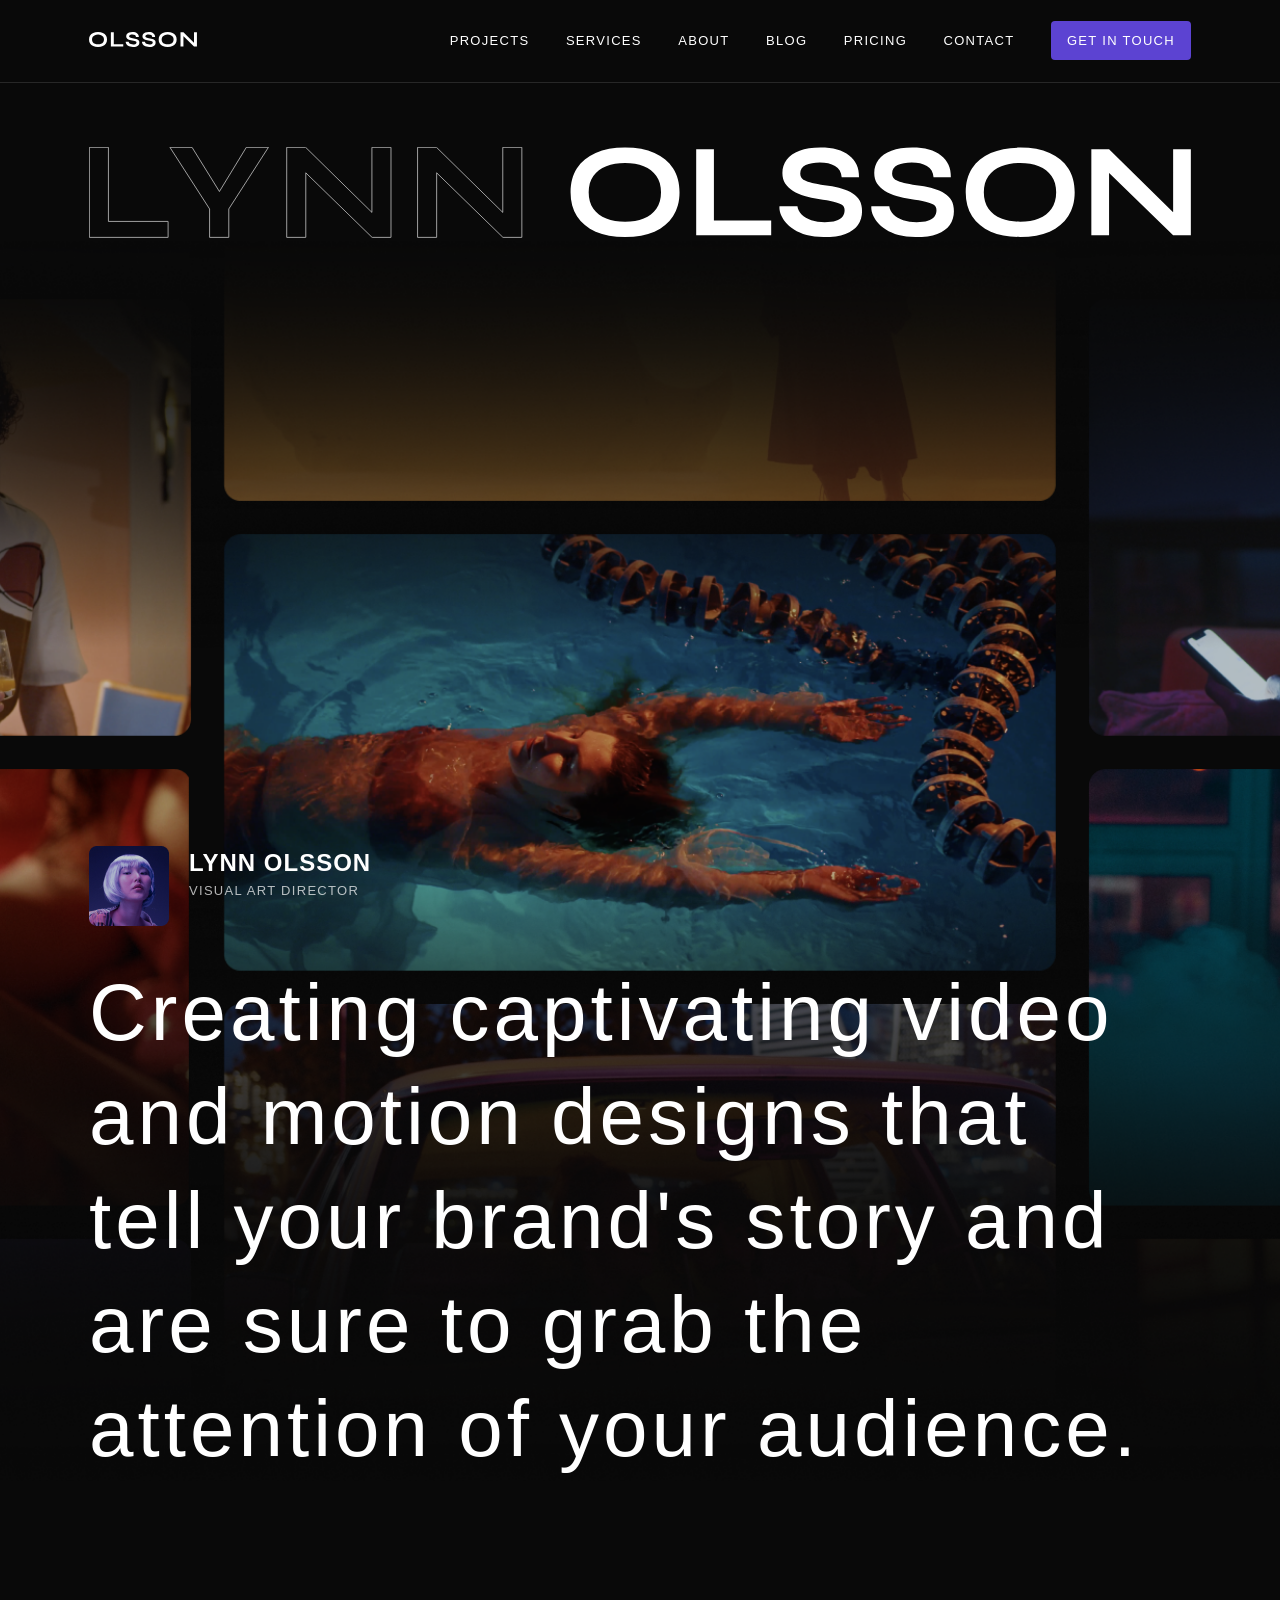
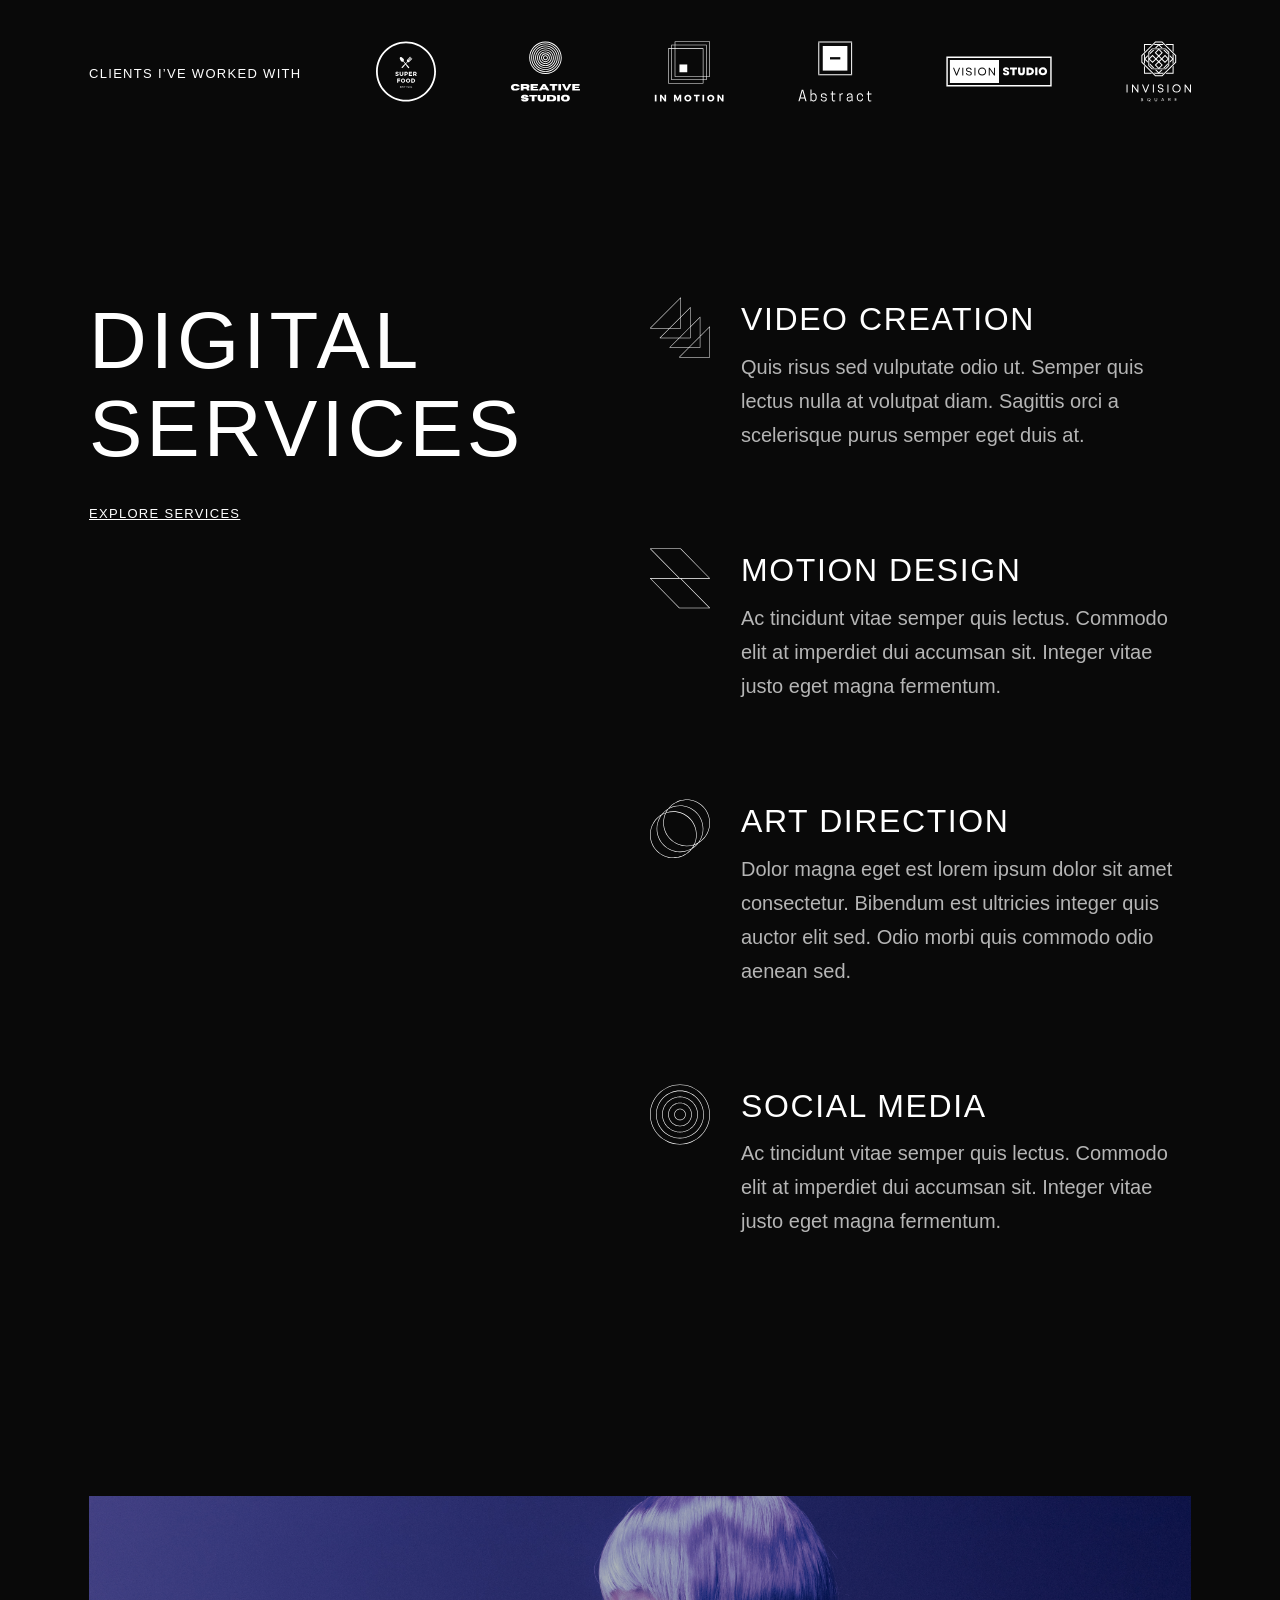
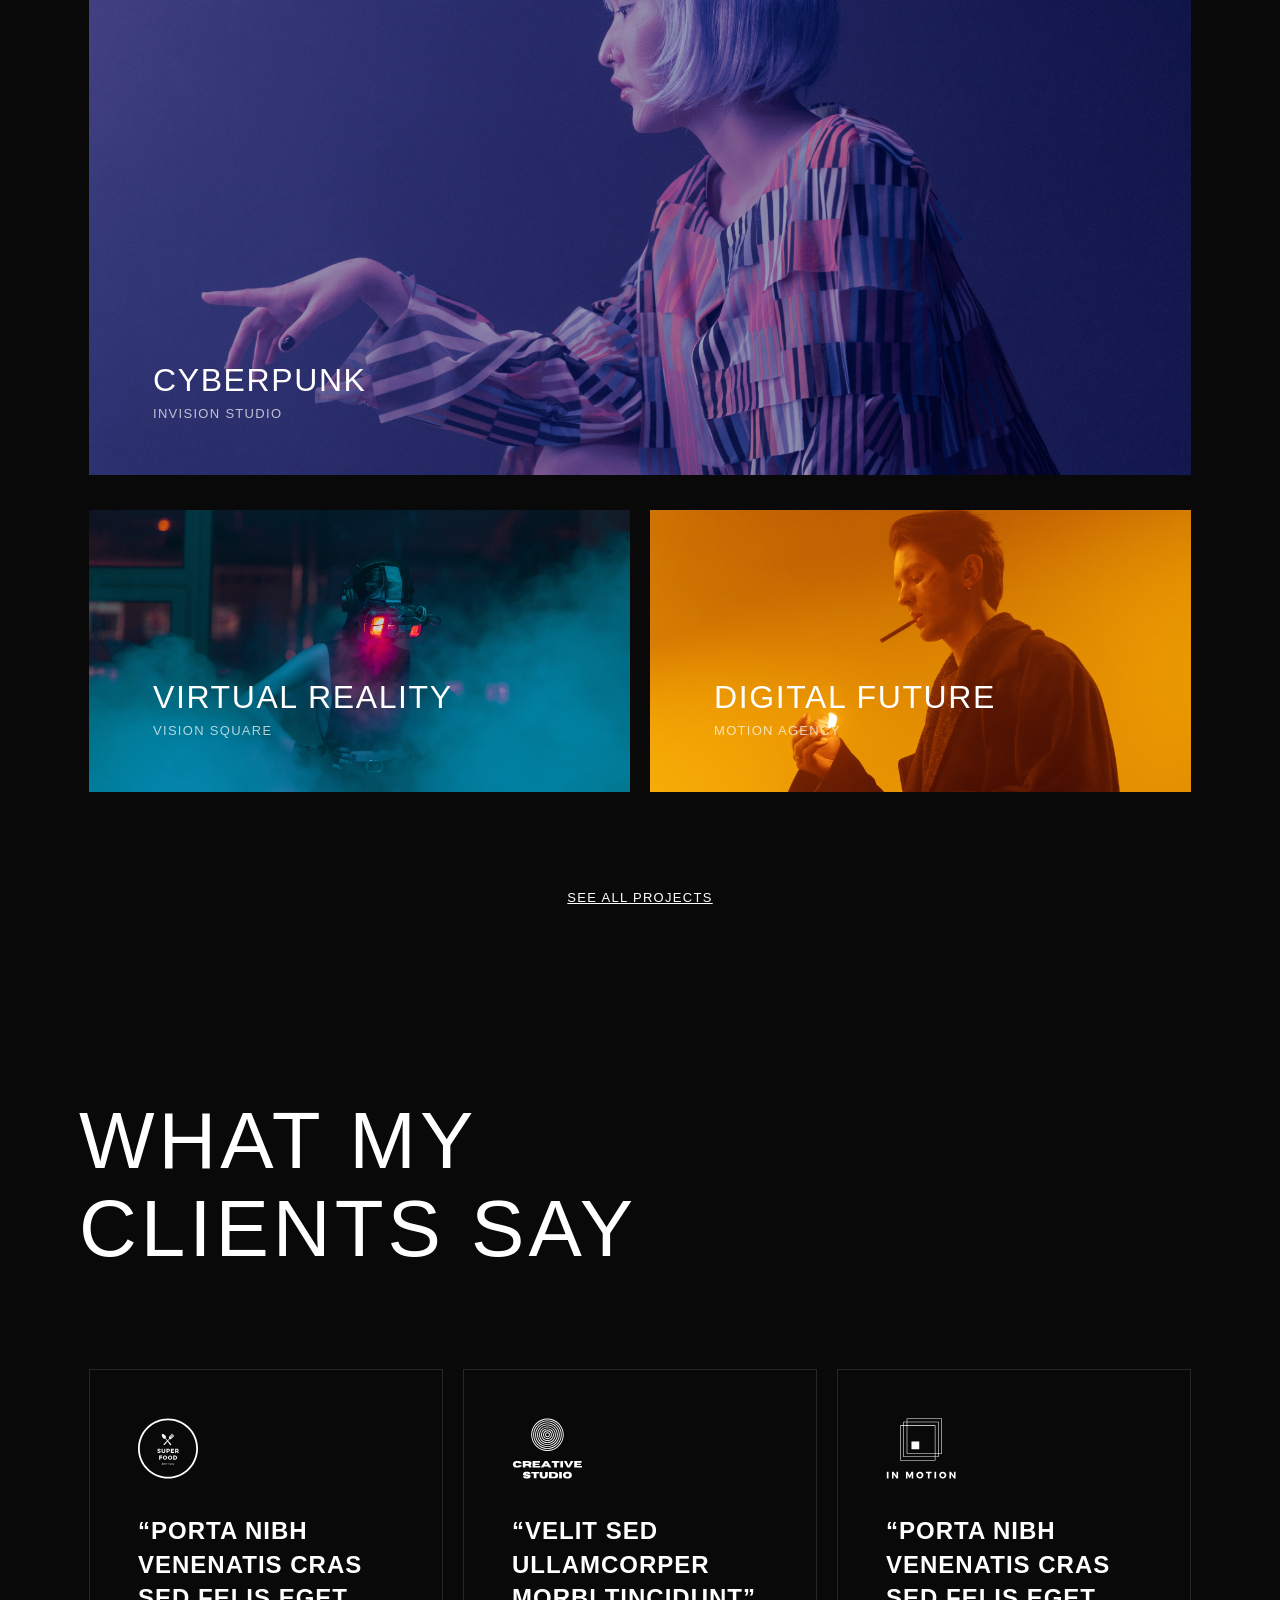
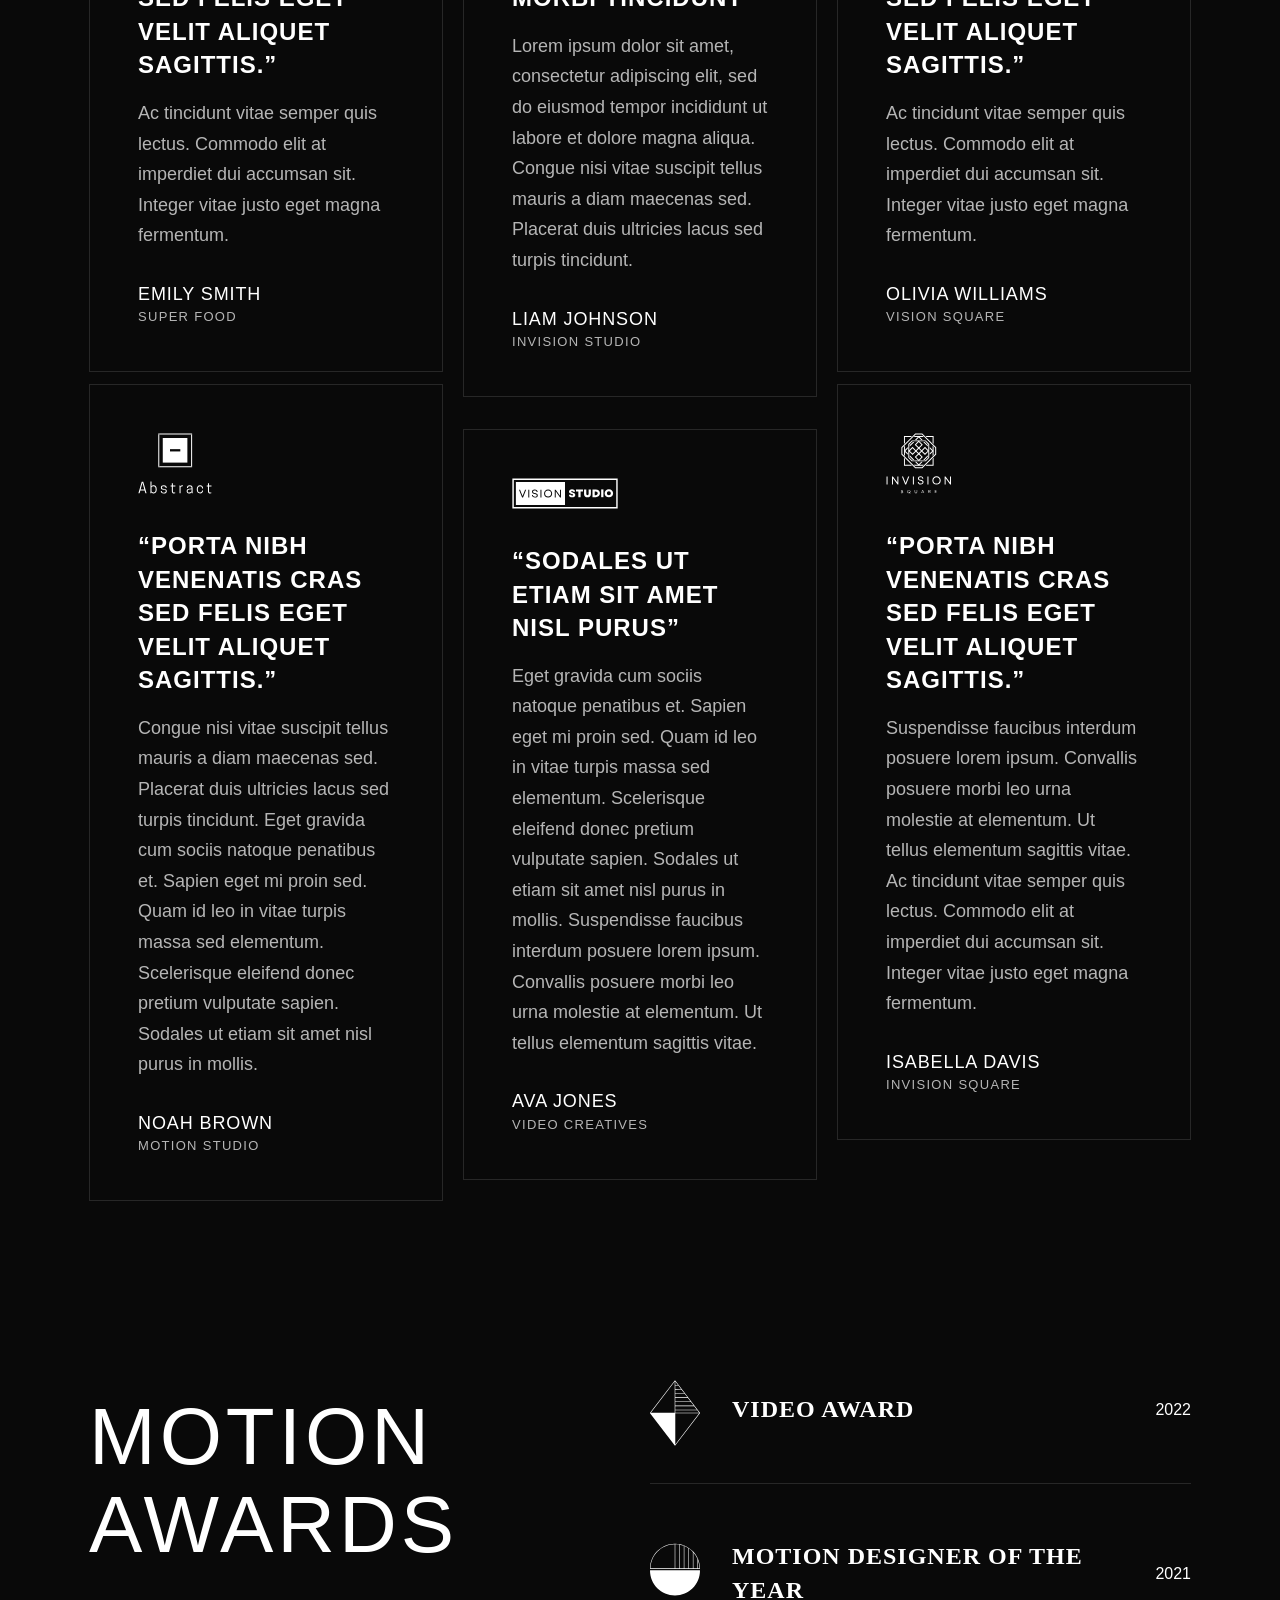
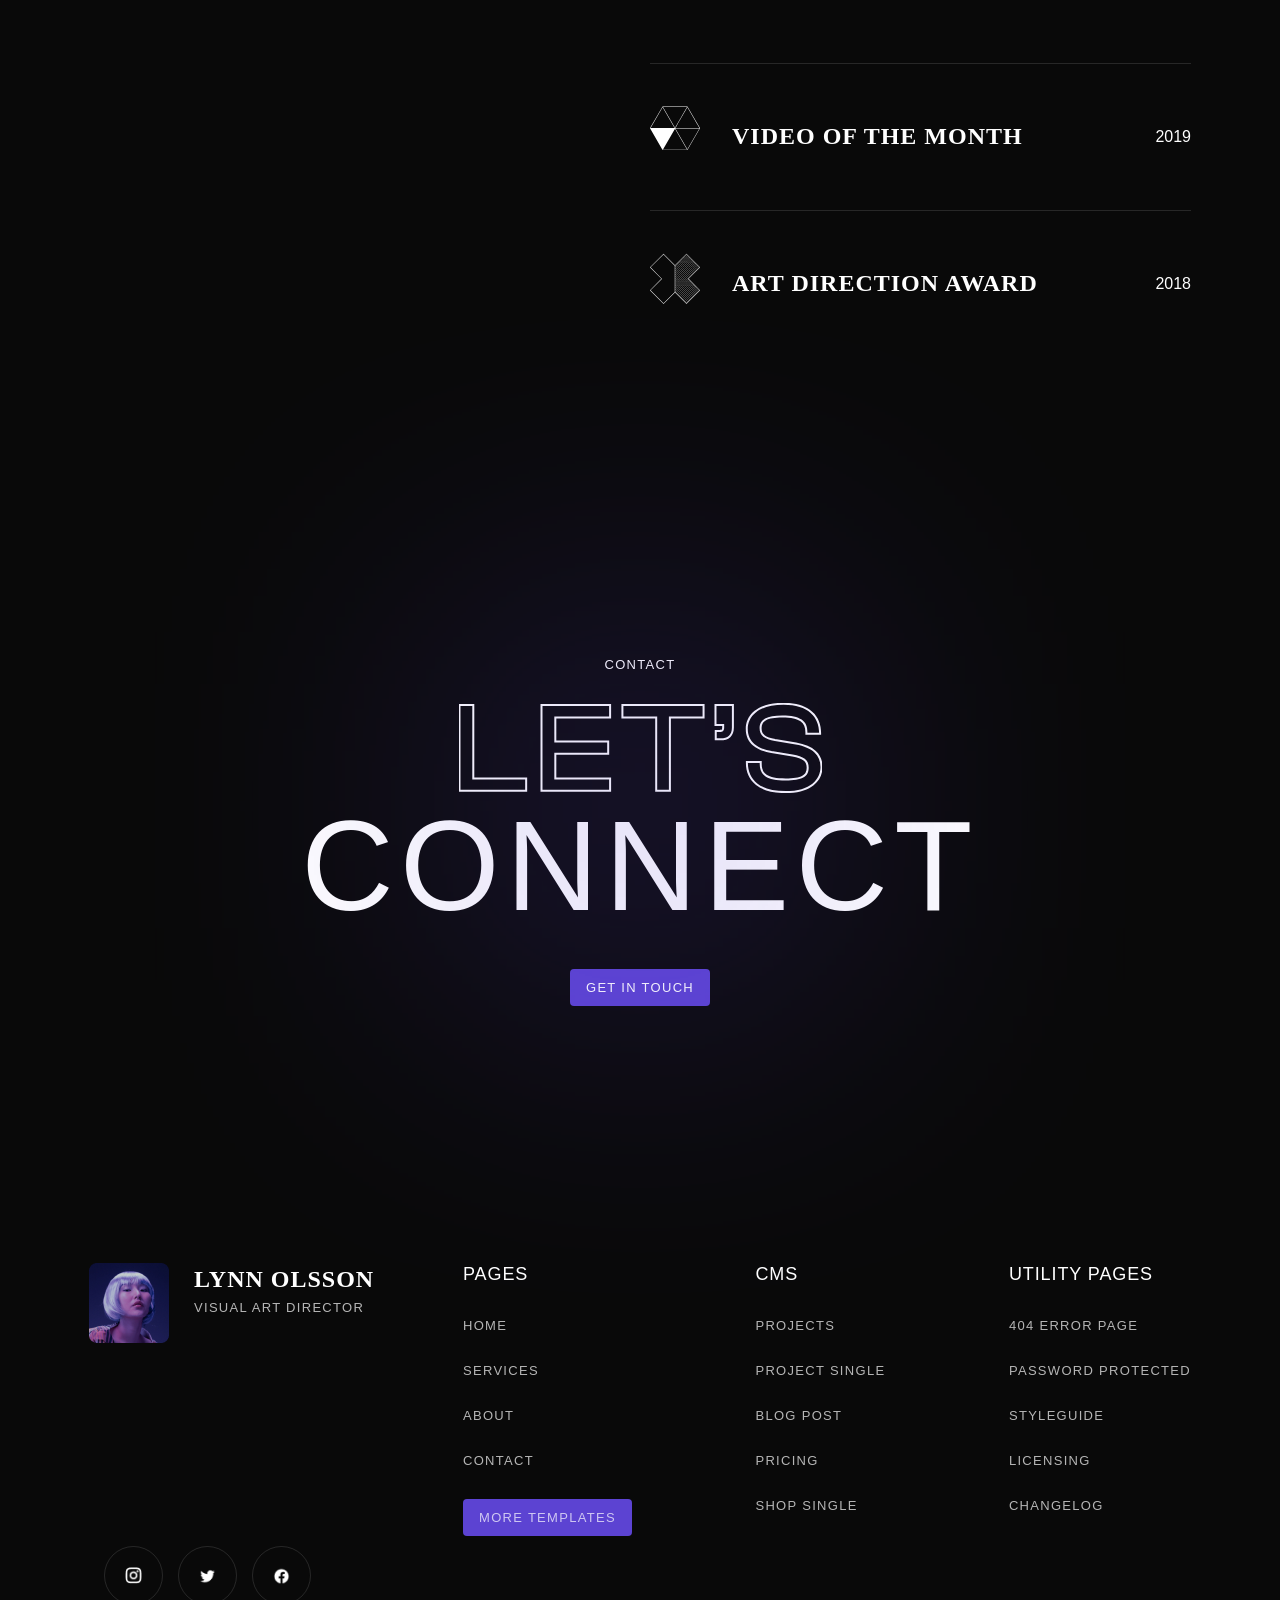
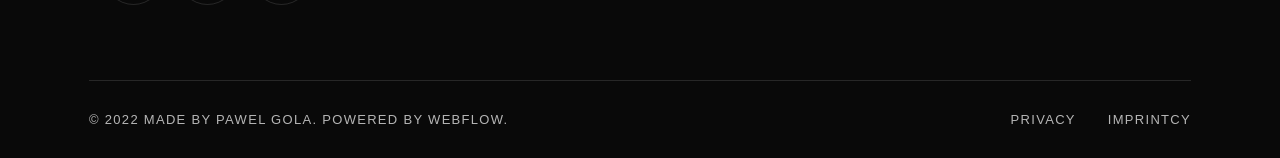
<file: index.html>
<!DOCTYPE html>
<html>
	<head>
		<meta charset="utf-8">
		<title></title>
		
		<link href="css/reset.css" rel="stylesheet"/>
		<link href="css/setka.css" rel="stylesheet"/>
		<link href="css/main.css" rel="stylesheet"/>
		
	</head>
	<body>
		
		<nav class="nav">
			<div class="container">
				<div class="row justify__content__between">
					<div class="nav__logo col-auto">
						<img src="img/Logo.svg"/>
					</div>
					<div class="nav__menu col-auto">
						<ul class="nav__list">
							<li class="nav__item"><a class="nav__item__link" href="#">Projects</a></li>
							<li class="nav__item"><a class="nav__item__link" href="#">Services</a></li>
							<li class="nav__item"><a class="nav__item__link" href="#">About</a></li>
							<li class="nav__item"><a class="nav__item__link" href="#">Blog</a></li>
							<li class="nav__item"><a class="nav__item__link" href="#">Pricing</a></li>
							<li class="nav__item"><a class="nav__item__link" href="#">Contact</a></li>
							<li class="nav__item"><a class="nav__item__btn" href="#">GEt in touch</a></li>
						</ul>
					</div>
				</div>
			</div>
		</nav>
		
		<section class="grid">
			<div class="container">
				<div class="row">
					<div class="col-auto">
						<img class="grid__img" src="img/Grid.svg"/>
					</div>
				</div>
			</div>
		</section>
		
		
		<header class="header">
			<div class="container">
			
				<div class="header__absolute">
				
					<div class="row">
						<div class="col-auto">
							<img class="header__img" src="img/ImageWrapper.png"/>
						</div>
						<div class="col-auto">
							<h2 class="header__title">Lynn Olsson</h2>
							<p class="header__subtitle">Visual ARt Director</p>
						</div>
					</div>
					
					<div class="row">
						<div class="col-11">
							<p class="header__text">Creating captivating video and motion designs that tell your brand's story and are sure to grab the attention of your audience.</p>
						</div>
					</div>
					
				</div>
				
			</div>
		</header>
		
		
		<section id="clients" class="clients">
			<div class="container">
				<div class="row justify__content__between align__items__center">
					
					<div class="col-auto"><h2 class="clients__title">Clients I’Ve worked with</h2></div>
					<div class="col-auto"><img class="clients__img" src="img/clients/1.svg"/></div>
					<div class="col-auto"><img class="clients__img" src="img/clients/2.svg"/></div>
					<div class="col-auto"><img class="clients__img" src="img/clients/3.svg"/></div>
					<div class="col-auto"><img class="clients__img" src="img/clients/4.svg"/></div>
					<div class="col-auto"><img class="clients__img" src="img/clients/5.svg"/></div>
					<div class="col-auto"><img class="clients__img" src="img/clients/6.svg"/></div>
					
				</div>
			</div>
		</section>
		
		
		<section class="services">
			<div class="container">
				<div class="row">
					<div class="col-6">
						<h2 class="title">
							Digital <br>
							Services
						</h2>
						<a class="title__link">Explore Services</a>
					</div>
					<div class="col-6">
						<div class="services__item">
							<h3 class="services__title">Video Creation</h3>
							<p class="services__txt">Quis risus sed vulputate odio ut. Semper quis lectus nulla at volutpat diam. Sagittis orci a scelerisque purus semper eget duis at. </p>
						</div>
						<div class="services__item">
							<h3 class="services__title">Motion Design</h3>
							<p class="services__txt">Ac tincidunt vitae semper quis lectus. Commodo elit at imperdiet dui accumsan sit. Integer vitae justo eget magna fermentum. </p>
						</div>
						<div class="services__item">
							<h3 class="services__title">Art Direction</h3>
							<p class="services__txt">Dolor magna eget est lorem ipsum dolor sit amet consectetur. Bibendum est ultricies integer quis auctor elit sed. Odio morbi quis commodo odio aenean sed.</p>
						</div>
						<div class="services__item">
							<h3 class="services__title">Social Media</h3>
							<p class="services__txt">Ac tincidunt vitae semper quis lectus. Commodo elit at imperdiet dui accumsan sit. Integer vitae justo eget magna fermentum. </p>
						</div>
					</div>
				</div>
			</div>
		</section>
		
		
		<section class="proect">
			<div class="container">
				<div class="row">
					
					<div class="proect__item">
						<img class="proect__img" src="img/1.png"/>
						<div class="proect__block">
							<h2 class="proect__title">Cyberpunk</h2>
							<h3 class="proect__subtitle">Invision Studio</h3>
						</div>
					</div>
					
					<div class="proect__item">
						<img class="proect__img" src="img/2.png"/>
						<div class="proect__block">
							<h2 class="proect__title">Virtual Reality</h2>
							<h3 class="proect__subtitle">Vision Square</h3>
						</div>
					</div>
					
					<div class="proect__item">
						<img class="proect__img" src="img/3.png"/>
						<div class="proect__block">
							<h2 class="proect__title">Digital Future</h2>
							<h3 class="proect__subtitle">Motion Agency</h3>
						</div>
					</div>
					
				</div>
				
				<div class="row justify__content__center">
					<div class="col-auto">
						<a class="proect__link" href="#">See all Projects</a>
					</div>
				</div>
				
			</div>
		</section>
		
		
		<section class="client">
			<div class="container">
			
				<div class="row">
					<h2 class="title">
							What my  <br>
							Clients say
					</h2>
				</div>
				
				<div class="row client__row">
				
					<div class="col-4 client__item">
						<div class="client__block">
							<img class="client__img" src="img/clients/1.svg"/>
							<h2 class="client__title">“Porta nibh venenatis cras sed felis eget velit aliquet sagittis.”</h2>
							<p class="client__txt">Ac tincidunt vitae semper quis lectus. Commodo elit at imperdiet dui accumsan sit. Integer vitae justo eget magna fermentum. </p>
							<p class="client__autor">Emily Smith</p>
							<p class="client__post">Super Food</p>
						</div>
					</div>
					
					
					<div class="col-4 client__item">
						<div class="client__block">
							<img class="client__img" src="img/clients/2.svg"/>
							<h2 class="client__title">“Velit sed ullamcorper morbi tincidunt”</h2>
							<p class="client__txt">Lorem ipsum dolor sit amet, consectetur adipiscing elit, sed do eiusmod tempor incididunt ut labore et dolore magna aliqua. Congue nisi vitae suscipit tellus mauris a diam maecenas sed. Placerat duis ultricies lacus sed turpis tincidunt.</p>
							<p class="client__autor">Liam Johnson</p>
							<p class="client__post">Invision Studio</p>
						</div>
					</div>
					
					<div class="col-4 client__item">
						<div class="client__block">
							<img class="client__img" src="img/clients/3.svg"/>
							<h2 class="client__title">“Porta nibh venenatis cras sed felis eget velit aliquet sagittis.”</h2>
							<p class="client__txt">Ac tincidunt vitae semper quis lectus. Commodo elit at imperdiet dui accumsan sit. Integer vitae justo eget magna fermentum. </p>
							<p class="client__autor">Olivia Williams</p>
							<p class="client__post">Vision Square</p>
						</div>
					</div>
					
					<div class="col-4 client__item">
						<div class="client__block">
							<img class="client__img" src="img/clients/4.svg"/>
							<h2 class="client__title">“Porta nibh venenatis cras sed felis eget velit aliquet sagittis.”</h2>
							<p class="client__txt">Congue nisi vitae suscipit tellus mauris a diam maecenas sed. Placerat duis ultricies lacus sed turpis tincidunt. Eget gravida cum sociis natoque penatibus et. Sapien eget mi proin sed. Quam id leo in vitae turpis massa sed elementum. 

Scelerisque eleifend donec pretium vulputate sapien. Sodales ut etiam sit amet nisl purus in mollis.</p>
							<p class="client__autor">Noah Brown</p>
							<p class="client__post">Motion Studio</p>
						</div>
					</div>
					
					<div class="col-4 client__item">
						<div class="client__block">
							<img class="client__img" src="img/clients/5.svg"/>
							<h2 class="client__title">“Sodales ut etiam sit amet nisl purus”</h2>
							<p class="client__txt">Eget gravida cum sociis natoque penatibus et. Sapien eget mi proin sed. Quam id leo in vitae turpis massa sed elementum. Scelerisque eleifend donec pretium vulputate sapien. Sodales ut etiam sit amet nisl purus in mollis.

Suspendisse faucibus interdum posuere lorem ipsum. Convallis posuere morbi leo urna molestie at elementum. Ut tellus elementum sagittis vitae.</p>
							<p class="client__autor">Ava Jones</p>
							<p class="client__post">Video Creatives</p>
						</div>
					</div>
					
					<div class="col-4 client__item">
						<div class="client__block">
							<img class="client__img" src="img/clients/6.svg"/>
							<h2 class="client__title">“Porta nibh venenatis cras sed felis eget velit aliquet sagittis.”</h2>
							<p class="client__txt">Suspendisse faucibus interdum posuere lorem ipsum. Convallis posuere morbi leo urna molestie at elementum. Ut tellus elementum sagittis vitae. Ac tincidunt vitae semper quis lectus. Commodo elit at imperdiet dui accumsan sit. Integer vitae justo eget magna fermentum. </p>
							<p class="client__autor">Isabella Davis</p>
							<p class="client__post">Invision Square</p>
						</div>
					</div>
					
				</div>
				
			</div>
		</section>
		
		
		<section class="motion">
  <div class="container">
    <div class="row">

      <div class=" col-6 motion__title">
        <h2>Motion <br>
          Awards
        </h2>
      </div>
      <div class="col-6 motion__block">
        <div class="motion__item">
          <!-- <img class="motion__img" src="image/Vector10.svg" alt=""> -->
          <h3 class="motion__text">Video award</h3>
          <p class="motion__subtext">2022</p>
        </div>
        <div class="motion__item">
          <!-- <img class="motion__img" src="image/Vector11.svg" alt=""> -->
          <h3 class="motion__text">Motion designer of the year</h3>
          <p class="motion__subtext">2021</p>
        </div>
        <div class="motion__item">
          <!-- <img class="motion__img" src="image/Vector12.svg" alt=""> -->
          <h3 class="motion__text">Video of the month</h3>
          <p class="motion__subtext">2019</p>
        </div>
        <div class="motion__item">
          <!-- <img class="motion__img" src="image/Vector14.svg" alt=""> -->
          <h3 class="motion__text">Art Direction award</h3>
          <p class="motion__subtext">2018</p>
        </div>
      </div>
      
    </div>
  </div>
</section>
		
		<section class="contact">
			<div class="container">
				<div class="row justify__content__center">
					<div class="col-auto contact__block">
						
						<span class="contact__title">Contact</span><br>
						<img class="contact__img" src="img/Lets.svg"/>
						<p class="contact__connect">Connect</p>
						<a class="contact__btn" href="#">GEt in touch</a>
						
					</div>
				</div>
			</div>
		</section>
		
		
		
		
		
	
<footer class="footer">
  <div class="container">
    <div class="row">

      <div class="col-4 footer__logo">
        <div class=" footer__name">
          <div class="footer__logo__img">
            <img src="img/ImageWrapper.png" alt="">
          </div>
          <div class="footer__logo__text">
            <div class="footer__title">Lynn Olsson</div>
            <div class="footer__subtitle">Visual ARt Director</div>
          </div>
        </div>
        <div class="footer__icons">
          <div class="footer__icons__item"><img src="img/soc/ri_instagram-line.png" alt=""></div>
          <div class="footer__icons__item"><img src="img/soc/ri_twitter-fill.png" alt=""></div>
          <div class="footer__icons__item"><img src="img/soc/ri_facebook-circle-fill.png" alt=""></div>
        </div>
      </div>


      <div class="col-8 footer__menu">
        <ul class="footer__pages">
          <li class="footer__link link_head">Pages</li>
          <li class="footer__link"><a href="">Home</a></li>
          <li class="footer__link"><a href="">services</a></li>
          <li class="footer__link"><a href="">About</a></li>
          <li class="footer__link"><a href="">Contact</a></li>
          <li class="footer__link footer__btn"><a href="">More Templates</a></li>
        </ul>

        <ul class="footer__cms">
          <li class="footer__link link_head">CMS</li>
          <li class="footer__link"><a href="">Projects</a></li>
          <li class="footer__link"><a href="">Project Single</a></li>
          <li class="footer__link"><a href="">Blog Post</a></li>
          <li class="footer__link"><a href="">Pricing</a></li>
          <li class="footer__link"><a href="">Shop Single</a></li>
        </ul>


        <ul class="footer__cms">
          <li class="footer__link link_head">Utility Pages</li>
          <li class="footer__link"><a href="">404 Error Page</a></li>
          <li class="footer__link"><a href="">Password Protected</a></li>
          <li class="footer__link"><a href="">Styleguide</a></li>
          <li class="footer__link"><a href="">Licensing</a></li>
          <li class="footer__link"><a href="">Changelog</a></li>
        </ul>
    </div>
  </div>

    <div class="row">
      <div class="col-12">
        <div class="footer_coop">
          <p>© 2022 Made by Pawel Gola. Powered by Webflow.</p>
            <div class="footer__c">
              <p class="footer__c_p">Privacy</p>
              <p class="footer__c_p">Imprintcy</p>
            </div>
        </div>
        
        
      </div>
    </div>
  </div>

</footer>	
		
		
		
		
		
		
				
		
		
	</body>
</html>
</file>
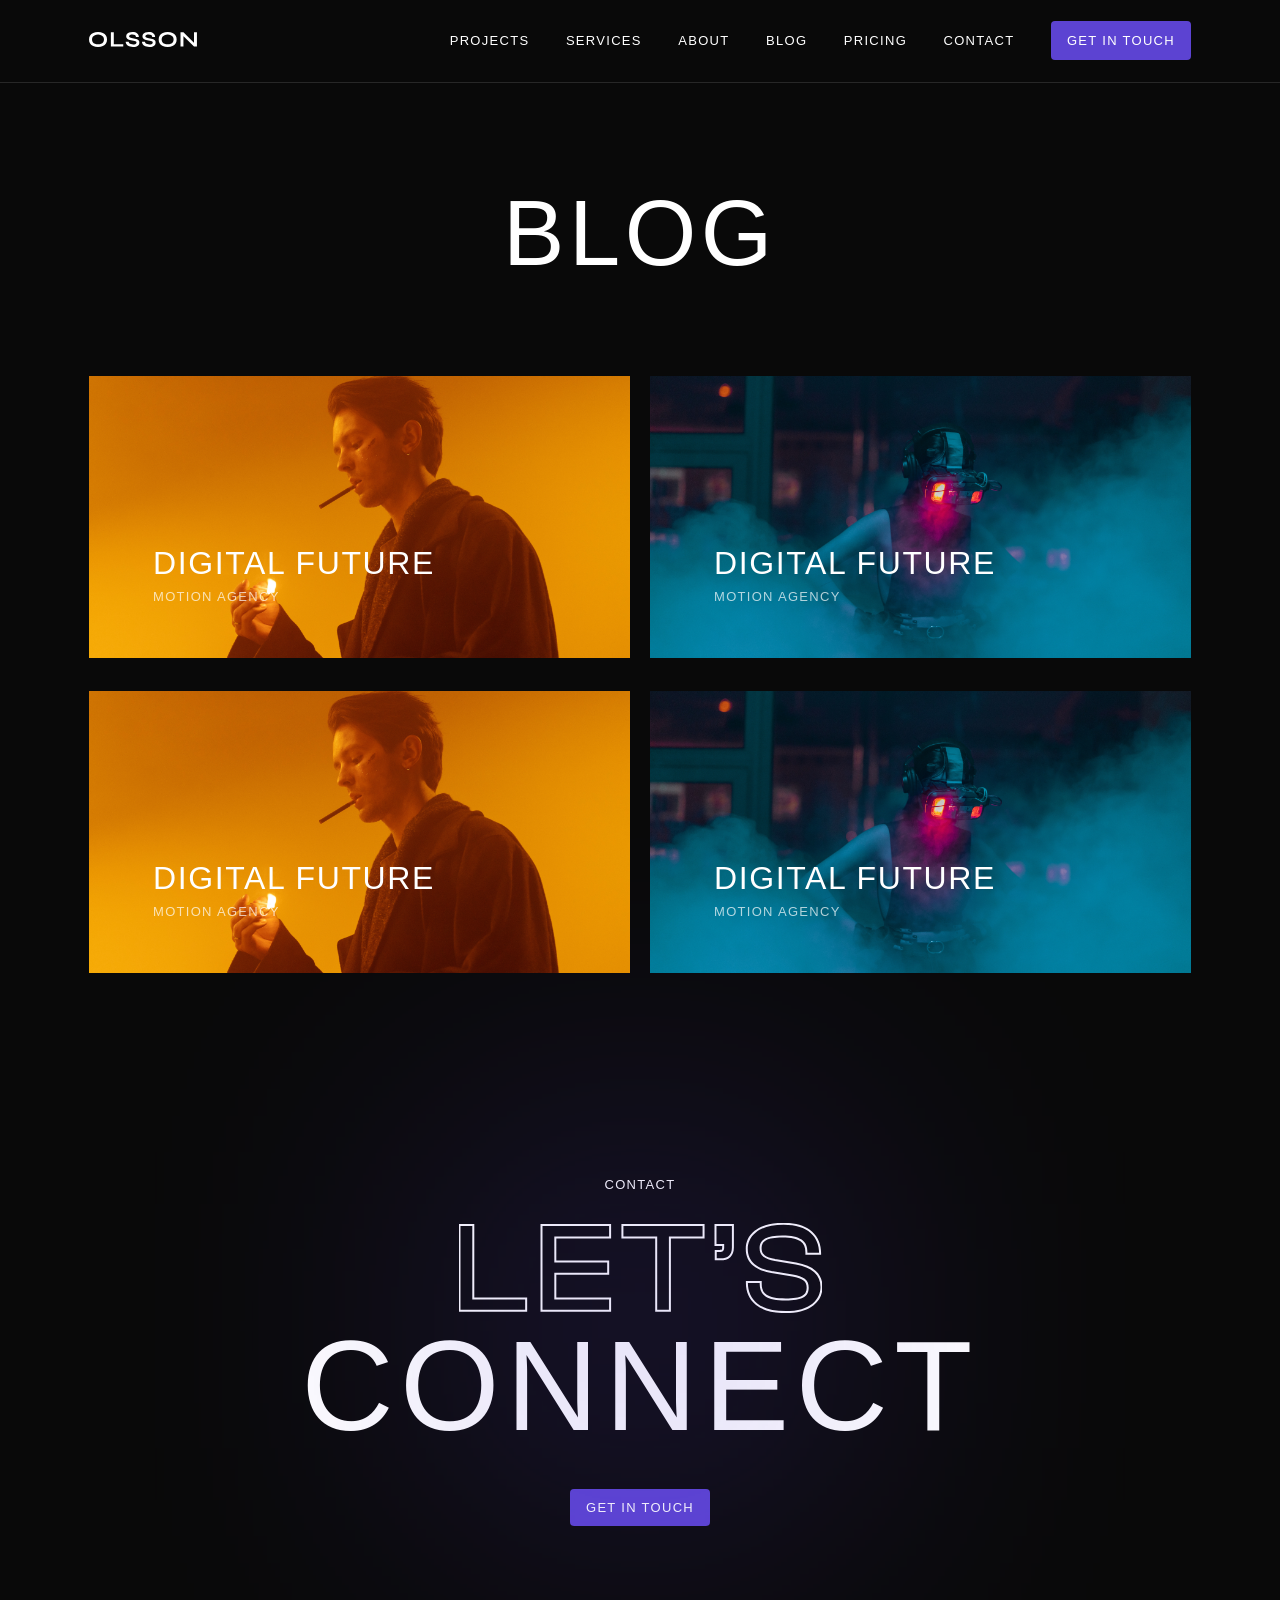
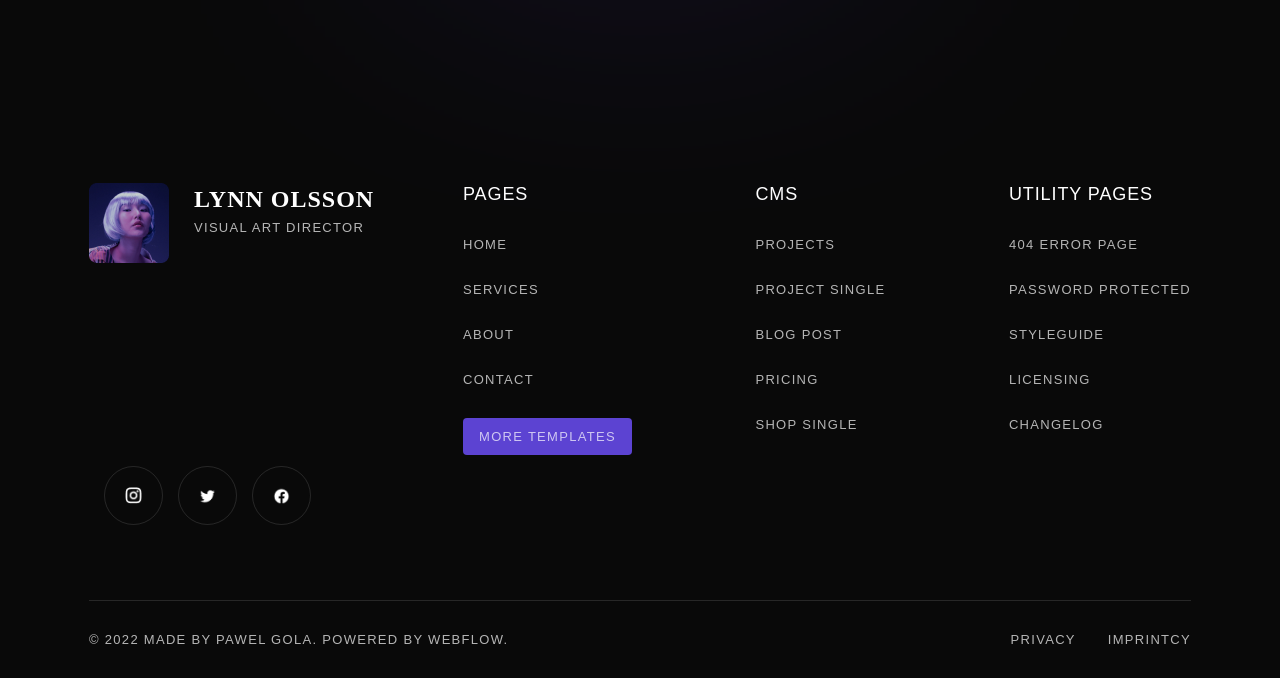
<file: blog/index.html>
<!DOCTYPE html>
<html>
	<head>
		<meta charset="utf-8">
		<title></title>
		
		<link href="../css/reset.css" rel="stylesheet"/>
		<link href="../css/setka.css" rel="stylesheet"/>
		<link href="../css/main.css" rel="stylesheet"/>
		
	</head>
	<body>
		
		<nav class="nav">
			<div class="container">
				<div class="row justify__content__between">
					<div class="nav__logo col-auto">
						<img src="../img/Logo.svg"/>
					</div>
					<div class="nav__menu col-auto">
						<ul class="nav__list">
							<li class="nav__item"><a class="nav__item__link" href="#">Projects</a></li>
							<li class="nav__item"><a class="nav__item__link" href="#">Services</a></li>
							<li class="nav__item"><a class="nav__item__link" href="#">About</a></li>
							<li class="nav__item"><a class="nav__item__link" href="#">Blog</a></li>
							<li class="nav__item"><a class="nav__item__link" href="#">Pricing</a></li>
							<li class="nav__item"><a class="nav__item__link" href="#">Contact</a></li>
							<li class="nav__item"><a class="nav__item__btn" href="#">GEt in touch</a></li>
						</ul>
					</div>
				</div>
			</div>
		</nav>
		
		
		
		<section class="title__block">
			<div class="row justify__content__center">
				<h2 class="title2">BLOG</h2>
			</div>
		</section>
		
		
		<section class="proect__section">
			<div class="container">
				<div class="row">
					<a href="article/index.html" class="col-6 proects__item">
						<img class="proect__img" src="../img/3.png"/>
						<div class="proect__block">
							<h2 class="proect__title">Digital Future</h2>
							<h3 class="proect__subtitle">Motion Agency</h3>
						</div>
					</a>
					<a href="article/index.html" class="col-6 proects__item">
						<img class="proect__img" src="../img/2.png"/>
						<div class="proect__block">
							<h2 class="proect__title">Digital Future</h2>
							<h3 class="proect__subtitle">Motion Agency</h3>
						</div>
					</a>
					<a href="article/index.html" class="col-6 proects__item">
						<img class="proect__img" src="../img/3.png"/>
						<div class="proect__block">
							<h2 class="proect__title">Digital Future</h2>
							<h3 class="proect__subtitle">Motion Agency</h3>
						</div>
					</a>
					<a href="article/index.html" class="col-6 proects__item">
						<img class="proect__img" src="../img/2.png"/>
						<div class="proect__block">
							<h2 class="proect__title">Digital Future</h2>
							<h3 class="proect__subtitle">Motion Agency</h3>
						</div>
					</a>
				</div>
			</div>
		</section>
		
		
		
		
		
		
<section class="contact">
			<div class="container">
				<div class="row justify__content__center">
					<div class="col-auto contact__block">
						
						<span class="contact__title">Contact</span><br>
						<img class="contact__img" src="../img/Lets.svg"/>
						<p class="contact__connect">Connect</p>
						<a class="contact__btn" href="#">GEt in touch</a>
						
					</div>
				</div>
			</div>
		</section>
				
		
		
	
<footer class="footer">
  <div class="container">
    <div class="row">

      <div class="col-4 footer__logo">
        <div class=" footer__name">
          <div class="footer__logo__img">
            <img src="../img/ImageWrapper.png" alt="">
          </div>
          <div class="footer__logo__text">
            <div class="footer__title">Lynn Olsson</div>
            <div class="footer__subtitle">Visual ARt Director</div>
          </div>
        </div>
        <div class="footer__icons">
          <div class="footer__icons__item"><img src="../img/soc/ri_instagram-line.png" alt=""></div>
          <div class="footer__icons__item"><img src="../img/soc/ri_twitter-fill.png" alt=""></div>
          <div class="footer__icons__item"><img src="../img/soc/ri_facebook-circle-fill.png" alt=""></div>
        </div>
      </div>


      <div class="col-8 footer__menu">
        <ul class="footer__pages">
          <li class="footer__link link_head">Pages</li>
          <li class="footer__link"><a href="">Home</a></li>
          <li class="footer__link"><a href="">services</a></li>
          <li class="footer__link"><a href="">About</a></li>
          <li class="footer__link"><a href="">Contact</a></li>
          <li class="footer__link footer__btn"><a href="">More Templates</a></li>
        </ul>

        <ul class="footer__cms">
          <li class="footer__link link_head">CMS</li>
          <li class="footer__link"><a href="">Projects</a></li>
          <li class="footer__link"><a href="">Project Single</a></li>
          <li class="footer__link"><a href="">Blog Post</a></li>
          <li class="footer__link"><a href="">Pricing</a></li>
          <li class="footer__link"><a href="">Shop Single</a></li>
        </ul>


        <ul class="footer__cms">
          <li class="footer__link link_head">Utility Pages</li>
          <li class="footer__link"><a href="">404 Error Page</a></li>
          <li class="footer__link"><a href="">Password Protected</a></li>
          <li class="footer__link"><a href="">Styleguide</a></li>
          <li class="footer__link"><a href="">Licensing</a></li>
          <li class="footer__link"><a href="">Changelog</a></li>
        </ul>
    </div>
  </div>

    <div class="row">
      <div class="col-12">
        <div class="footer_coop">
          <p>© 2022 Made by Pawel Gola. Powered by Webflow.</p>
            <div class="footer__c">
              <p class="footer__c_p">Privacy</p>
              <p class="footer__c_p">Imprintcy</p>
            </div>
        </div>
        
        
      </div>
    </div>
  </div>

</footer>	
		
		
		
		
		
		
				
		
		
	</body>
</html>
</file>
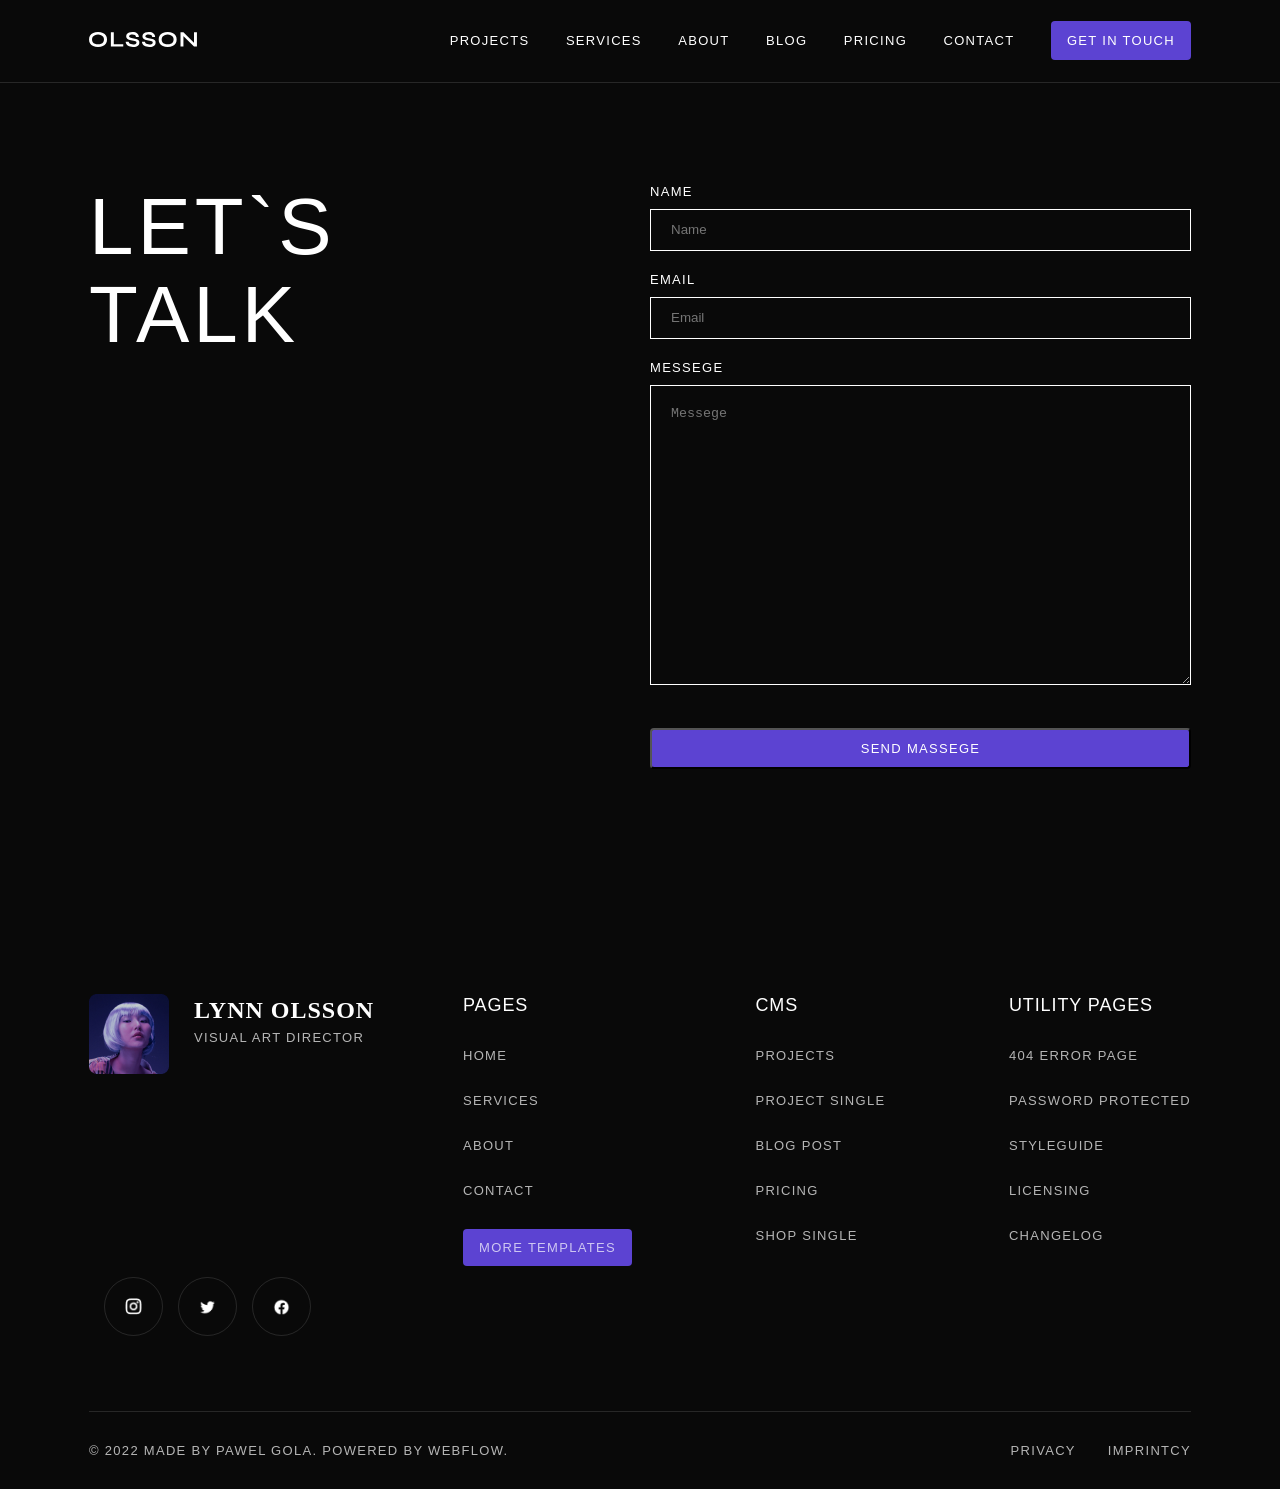
<file: contact/index.html>
<!DOCTYPE html>
<html>
	<head>
		<meta charset="utf-8">
		<title></title>
		
		<link href="../css/reset.css" rel="stylesheet"/>
		<link href="../css/setka.css" rel="stylesheet"/>
		<link href="../css/main.css" rel="stylesheet"/>
		
	</head>
	<body>
		
		<nav class="nav">
			<div class="container">
				<div class="row justify__content__between">
					<div class="nav__logo col-auto">
						<img src="../img/Logo.svg"/>
					</div>
					<div class="nav__menu col-auto">
						<ul class="nav__list">
							<li class="nav__item"><a class="nav__item__link" href="#">Projects</a></li>
							<li class="nav__item"><a class="nav__item__link" href="#">Services</a></li>
							<li class="nav__item"><a class="nav__item__link" href="#">About</a></li>
							<li class="nav__item"><a class="nav__item__link" href="#">Blog</a></li>
							<li class="nav__item"><a class="nav__item__link" href="#">Pricing</a></li>
							<li class="nav__item"><a class="nav__item__link" href="#">Contact</a></li>
							<li class="nav__item"><a class="nav__item__btn" href="#">GEt in touch</a></li>
						</ul>
					</div>
				</div>
			</div>
		</nav>
		
		
		
		<section class="contact">
			<div class="container">
				<div class="row">
					<div class="col-6">
					<h2 class="title">
							LET`S  <br>
							TALK
					</h2>
					</div>
				
				
				<div class="col-6">
					
					<form class="contact__form">
					
					<label class="form__label">Name</label>
					<input type="text" class="form__input" placeholder="Name" />
					
					<label class="form__label">Email</label>
					<input type="email" class="form__input" placeholder="Email" />
					
					<label class="form__label">Messege</label>
					<textarea class="form__texteria" placeholder="Messege"></textarea>
					
					<input type="button" class="form__btn" value="SEND MASSEGE"/>
					
					</form>
				</div>
				</div>
				
			</div>
		</section>
		
		
		

				
		
		
	
<footer class="footer">
  <div class="container">
    <div class="row">

      <div class="col-4 footer__logo">
        <div class=" footer__name">
          <div class="footer__logo__img">
            <img src="../img/ImageWrapper.png" alt="">
          </div>
          <div class="footer__logo__text">
            <div class="footer__title">Lynn Olsson</div>
            <div class="footer__subtitle">Visual ARt Director</div>
          </div>
        </div>
        <div class="footer__icons">
          <div class="footer__icons__item"><img src="../img/soc/ri_instagram-line.png" alt=""></div>
          <div class="footer__icons__item"><img src="../img/soc/ri_twitter-fill.png" alt=""></div>
          <div class="footer__icons__item"><img src="../img/soc/ri_facebook-circle-fill.png" alt=""></div>
        </div>
      </div>


      <div class="col-8 footer__menu">
        <ul class="footer__pages">
          <li class="footer__link link_head">Pages</li>
          <li class="footer__link"><a href="">Home</a></li>
          <li class="footer__link"><a href="">services</a></li>
          <li class="footer__link"><a href="">About</a></li>
          <li class="footer__link"><a href="">Contact</a></li>
          <li class="footer__link footer__btn"><a href="">More Templates</a></li>
        </ul>

        <ul class="footer__cms">
          <li class="footer__link link_head">CMS</li>
          <li class="footer__link"><a href="">Projects</a></li>
          <li class="footer__link"><a href="">Project Single</a></li>
          <li class="footer__link"><a href="">Blog Post</a></li>
          <li class="footer__link"><a href="">Pricing</a></li>
          <li class="footer__link"><a href="">Shop Single</a></li>
        </ul>


        <ul class="footer__cms">
          <li class="footer__link link_head">Utility Pages</li>
          <li class="footer__link"><a href="">404 Error Page</a></li>
          <li class="footer__link"><a href="">Password Protected</a></li>
          <li class="footer__link"><a href="">Styleguide</a></li>
          <li class="footer__link"><a href="">Licensing</a></li>
          <li class="footer__link"><a href="">Changelog</a></li>
        </ul>
    </div>
  </div>

    <div class="row">
      <div class="col-12">
        <div class="footer_coop">
          <p>© 2022 Made by Pawel Gola. Powered by Webflow.</p>
            <div class="footer__c">
              <p class="footer__c_p">Privacy</p>
              <p class="footer__c_p">Imprintcy</p>
            </div>
        </div>
        
        
      </div>
    </div>
  </div>

</footer>	
		
		
		
		
		
		
				
		
		
	</body>
</html>
</file>
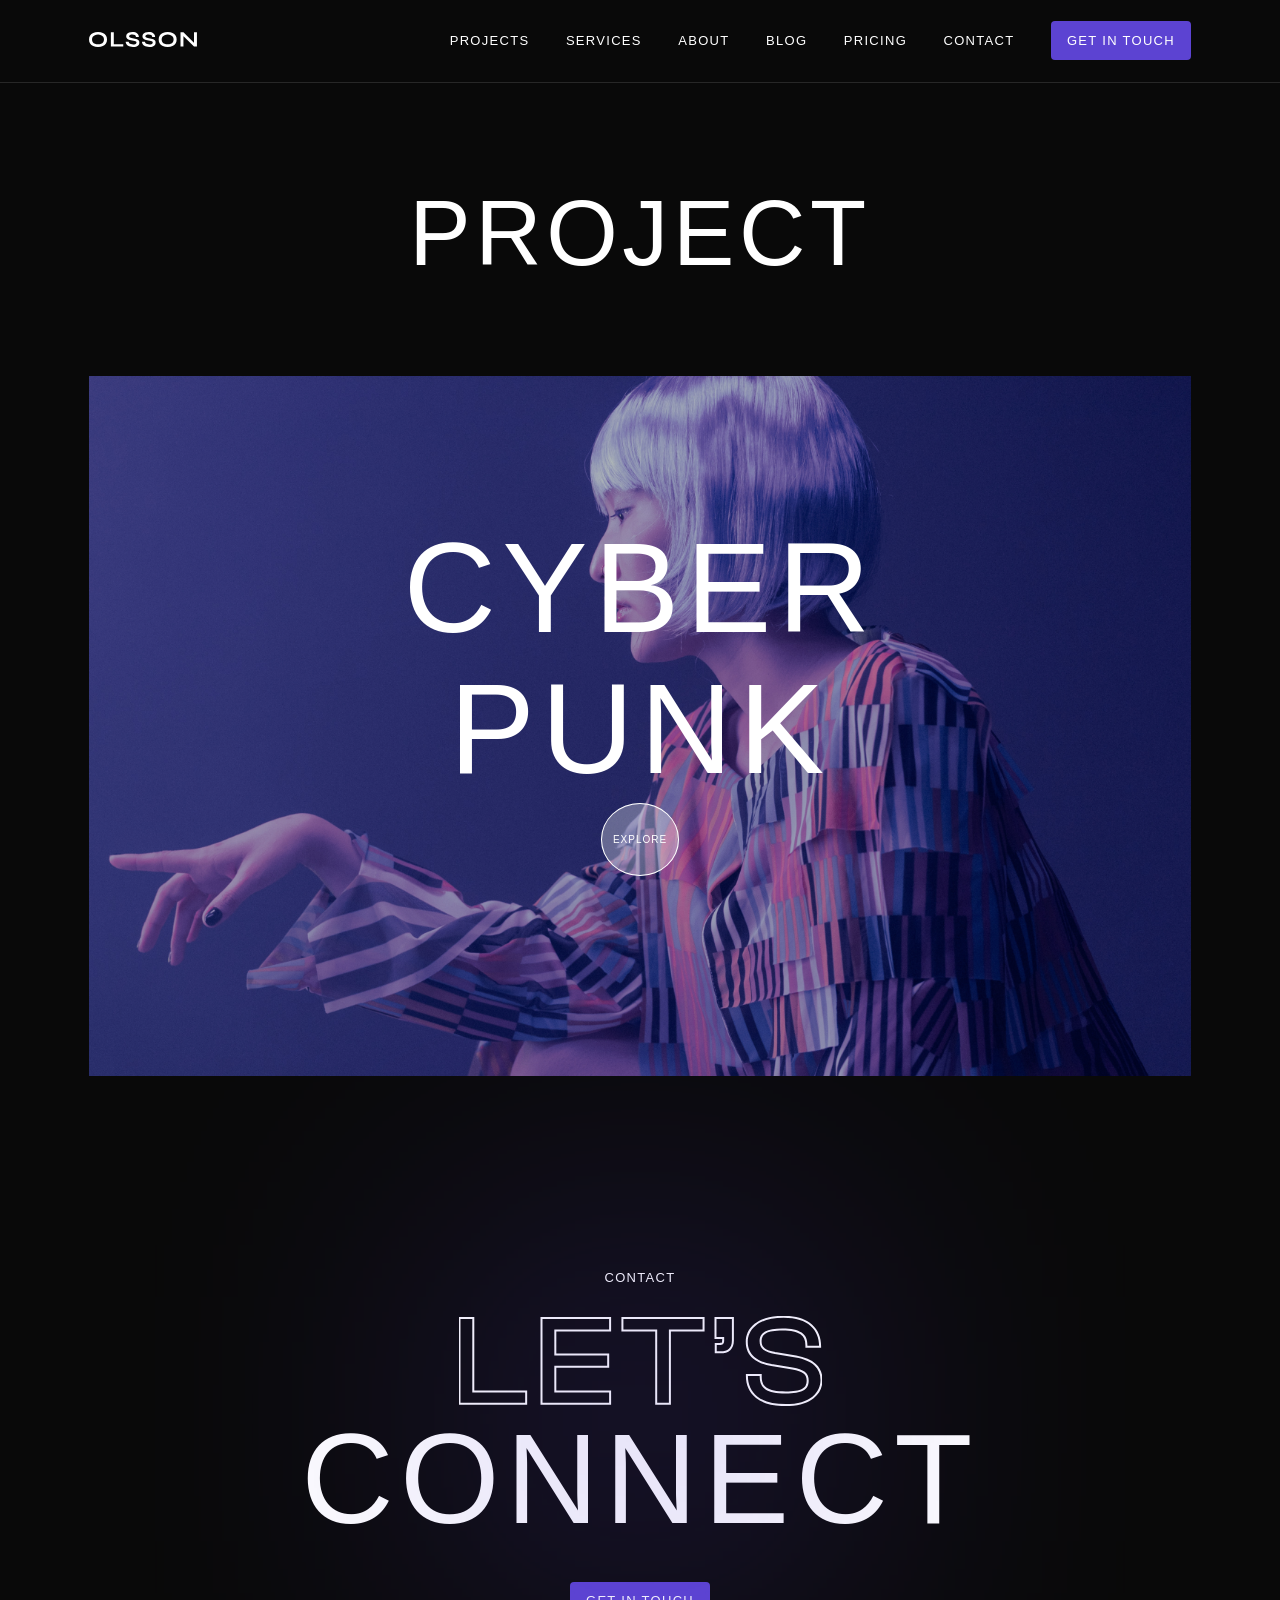
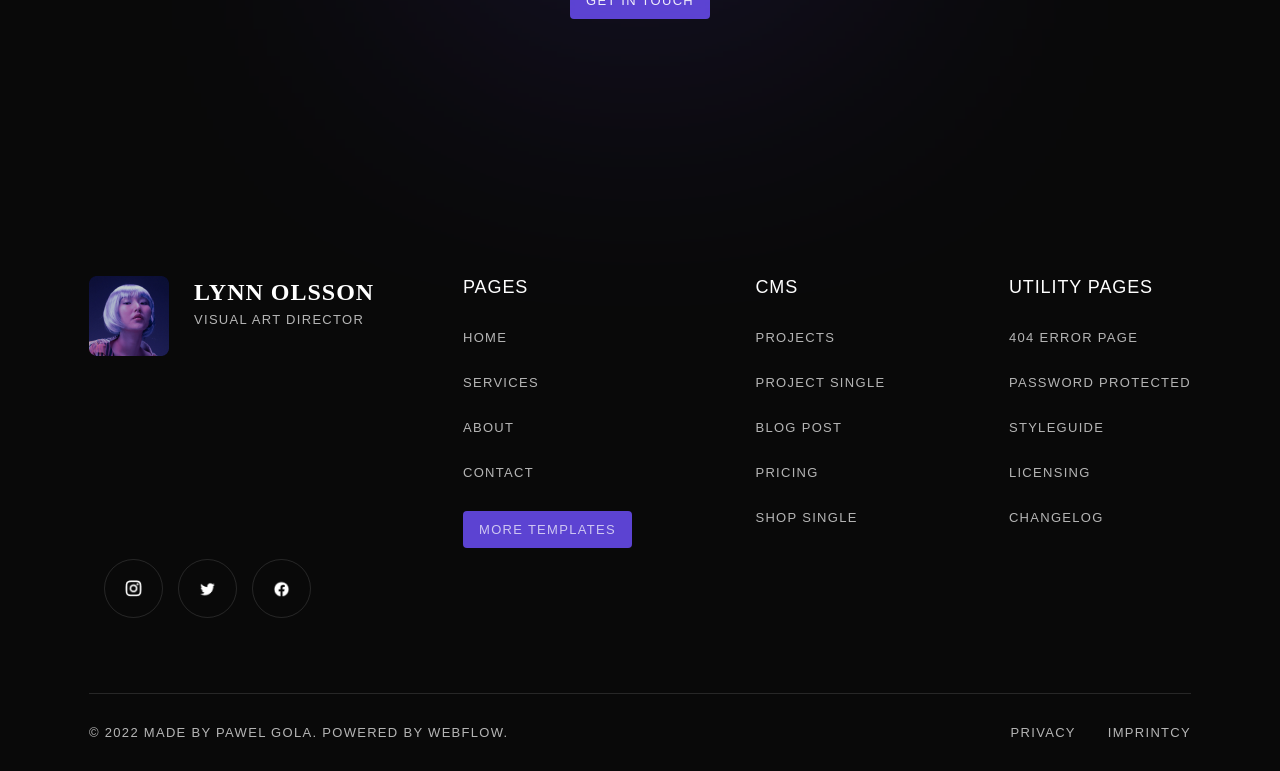
<file: proects/index.html>
<!DOCTYPE html>
<html>
	<head>
		<meta charset="utf-8">
		<title></title>
		
		<link href="../css/reset.css" rel="stylesheet"/>
		<link href="../css/setka.css" rel="stylesheet"/>
		<link href="../css/main.css" rel="stylesheet"/>
		
	</head>
	<body>
		
		<nav class="nav">
			<div class="container">
				<div class="row justify__content__between">
					<div class="nav__logo col-auto">
						<img src="../img/Logo.svg"/>
					</div>
					<div class="nav__menu col-auto">
						<ul class="nav__list">
							<li class="nav__item"><a class="nav__item__link" href="#">Projects</a></li>
							<li class="nav__item"><a class="nav__item__link" href="#">Services</a></li>
							<li class="nav__item"><a class="nav__item__link" href="#">About</a></li>
							<li class="nav__item"><a class="nav__item__link" href="#">Blog</a></li>
							<li class="nav__item"><a class="nav__item__link" href="#">Pricing</a></li>
							<li class="nav__item"><a class="nav__item__link" href="#">Contact</a></li>
							<li class="nav__item"><a class="nav__item__btn" href="#">GEt in touch</a></li>
						</ul>
					</div>
				</div>
			</div>
		</nav>
		
		
		
		<section class="title__block">
			<div class="row justify__content__center">
				<h2 class="title2">PROJECT</h2>
			</div>
		</section>
		
		
		<section class="project">
			<div class="container">
				<div class="row">
				
					<div class="col-12 project__item">
						<div class="project__relative">
							<img class="project__img" src="../img/1.png" alt="Cyberpunk"/>
							<div class="project__position">
								<h2 class="project__title">Cyber<br>punk</h2>
								<a class="project__btn" href="proect/index.html">EXPLORE</a>
							</div>
						</div>
					</div>
					
					
					
					
				</div>
			</div>
		</section>
		
		
		
		
		
		
		
		
		
		
		
		
		
<section class="contact">
			<div class="container">
				<div class="row justify__content__center">
					<div class="col-auto contact__block">
						
						<span class="contact__title">Contact</span><br>
						<img class="contact__img" src="../img/Lets.svg"/>
						<p class="contact__connect">Connect</p>
						<a class="contact__btn" href="#">GEt in touch</a>
						
					</div>
				</div>
			</div>
		</section>
				
		
		
	
<footer class="footer">
  <div class="container">
    <div class="row">

      <div class="col-4 footer__logo">
        <div class=" footer__name">
          <div class="footer__logo__img">
            <img src="../img/ImageWrapper.png" alt="">
          </div>
          <div class="footer__logo__text">
            <div class="footer__title">Lynn Olsson</div>
            <div class="footer__subtitle">Visual ARt Director</div>
          </div>
        </div>
        <div class="footer__icons">
          <div class="footer__icons__item"><img src="../img/soc/ri_instagram-line.png" alt=""></div>
          <div class="footer__icons__item"><img src="../img/soc/ri_twitter-fill.png" alt=""></div>
          <div class="footer__icons__item"><img src="../img/soc/ri_facebook-circle-fill.png" alt=""></div>
        </div>
      </div>


      <div class="col-8 footer__menu">
        <ul class="footer__pages">
          <li class="footer__link link_head">Pages</li>
          <li class="footer__link"><a href="">Home</a></li>
          <li class="footer__link"><a href="">services</a></li>
          <li class="footer__link"><a href="">About</a></li>
          <li class="footer__link"><a href="">Contact</a></li>
          <li class="footer__link footer__btn"><a href="">More Templates</a></li>
        </ul>

        <ul class="footer__cms">
          <li class="footer__link link_head">CMS</li>
          <li class="footer__link"><a href="">Projects</a></li>
          <li class="footer__link"><a href="">Project Single</a></li>
          <li class="footer__link"><a href="">Blog Post</a></li>
          <li class="footer__link"><a href="">Pricing</a></li>
          <li class="footer__link"><a href="">Shop Single</a></li>
        </ul>


        <ul class="footer__cms">
          <li class="footer__link link_head">Utility Pages</li>
          <li class="footer__link"><a href="">404 Error Page</a></li>
          <li class="footer__link"><a href="">Password Protected</a></li>
          <li class="footer__link"><a href="">Styleguide</a></li>
          <li class="footer__link"><a href="">Licensing</a></li>
          <li class="footer__link"><a href="">Changelog</a></li>
        </ul>
    </div>
  </div>

    <div class="row">
      <div class="col-12">
        <div class="footer_coop">
          <p>© 2022 Made by Pawel Gola. Powered by Webflow.</p>
            <div class="footer__c">
              <p class="footer__c_p">Privacy</p>
              <p class="footer__c_p">Imprintcy</p>
            </div>
        </div>
        
        
      </div>
    </div>
  </div>

</footer>	
		
		
		
		
		
		
				
		
		
	</body>
</html>
</file>
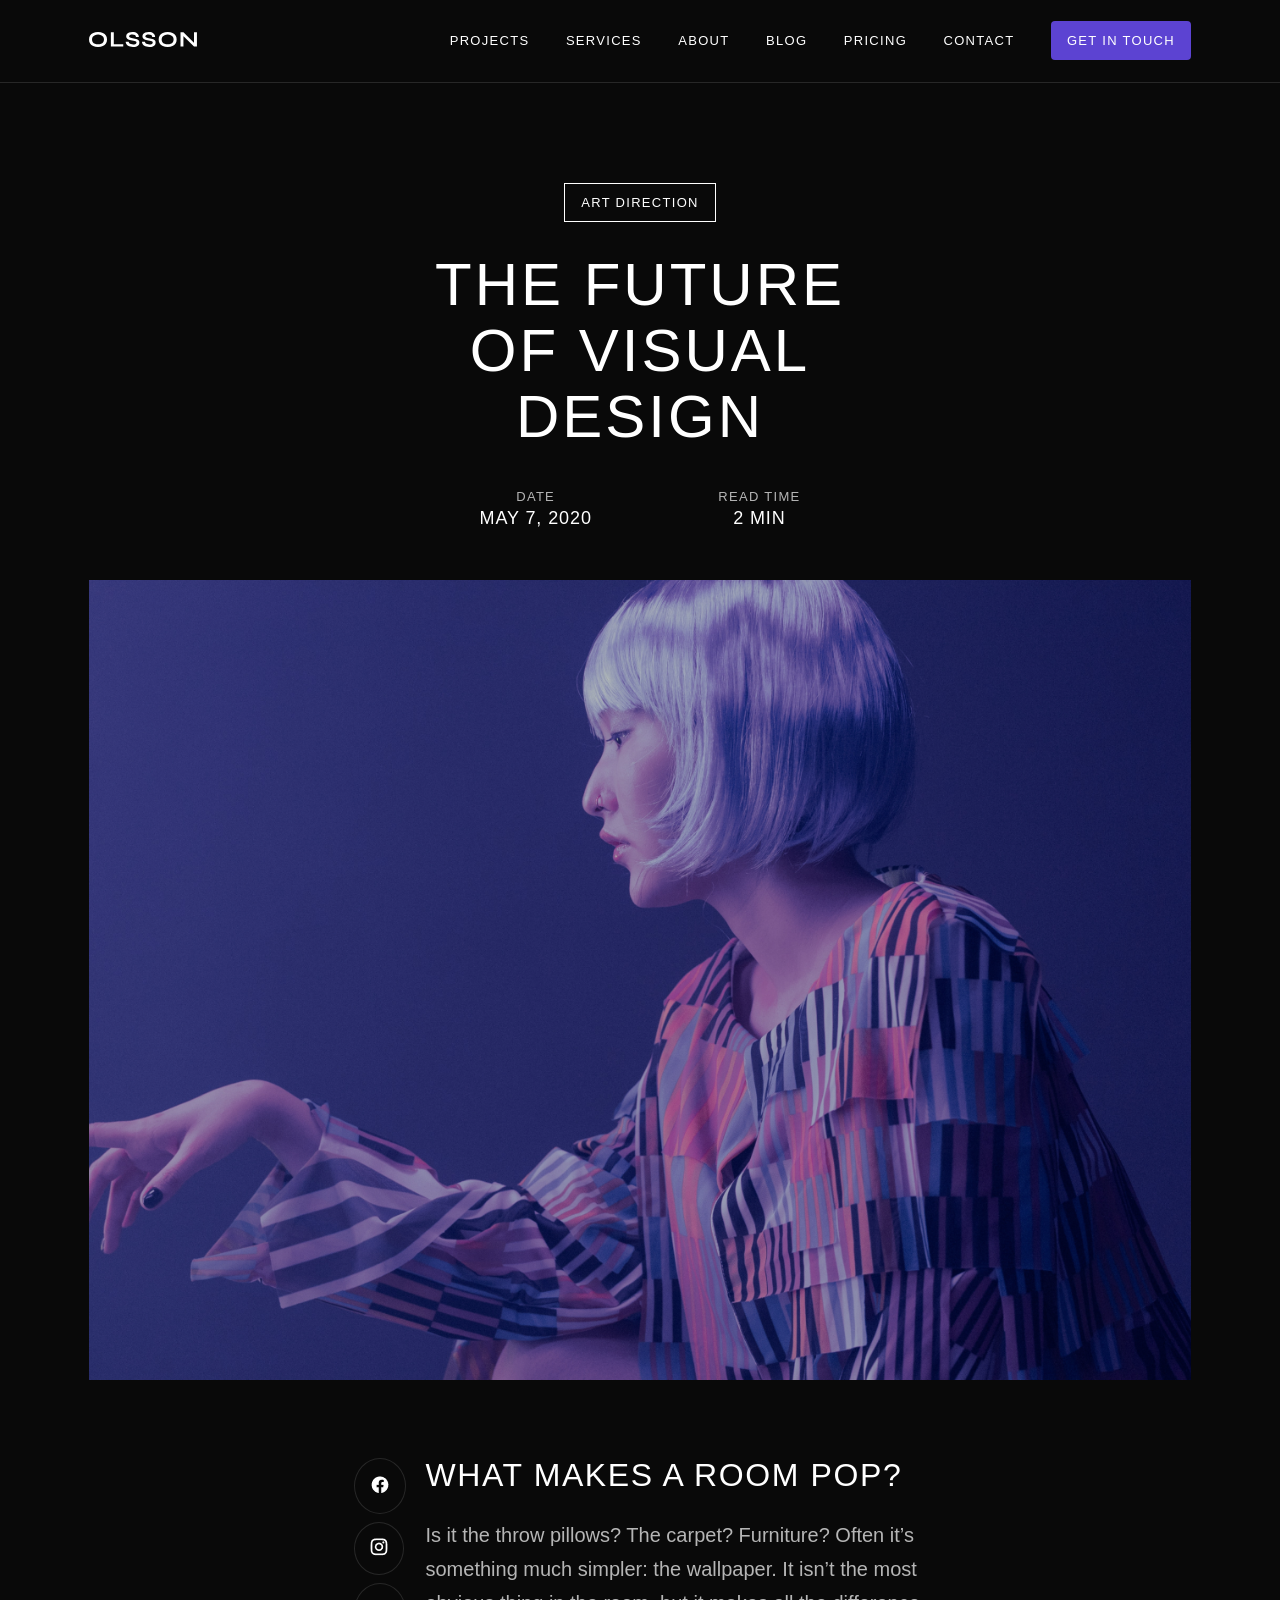
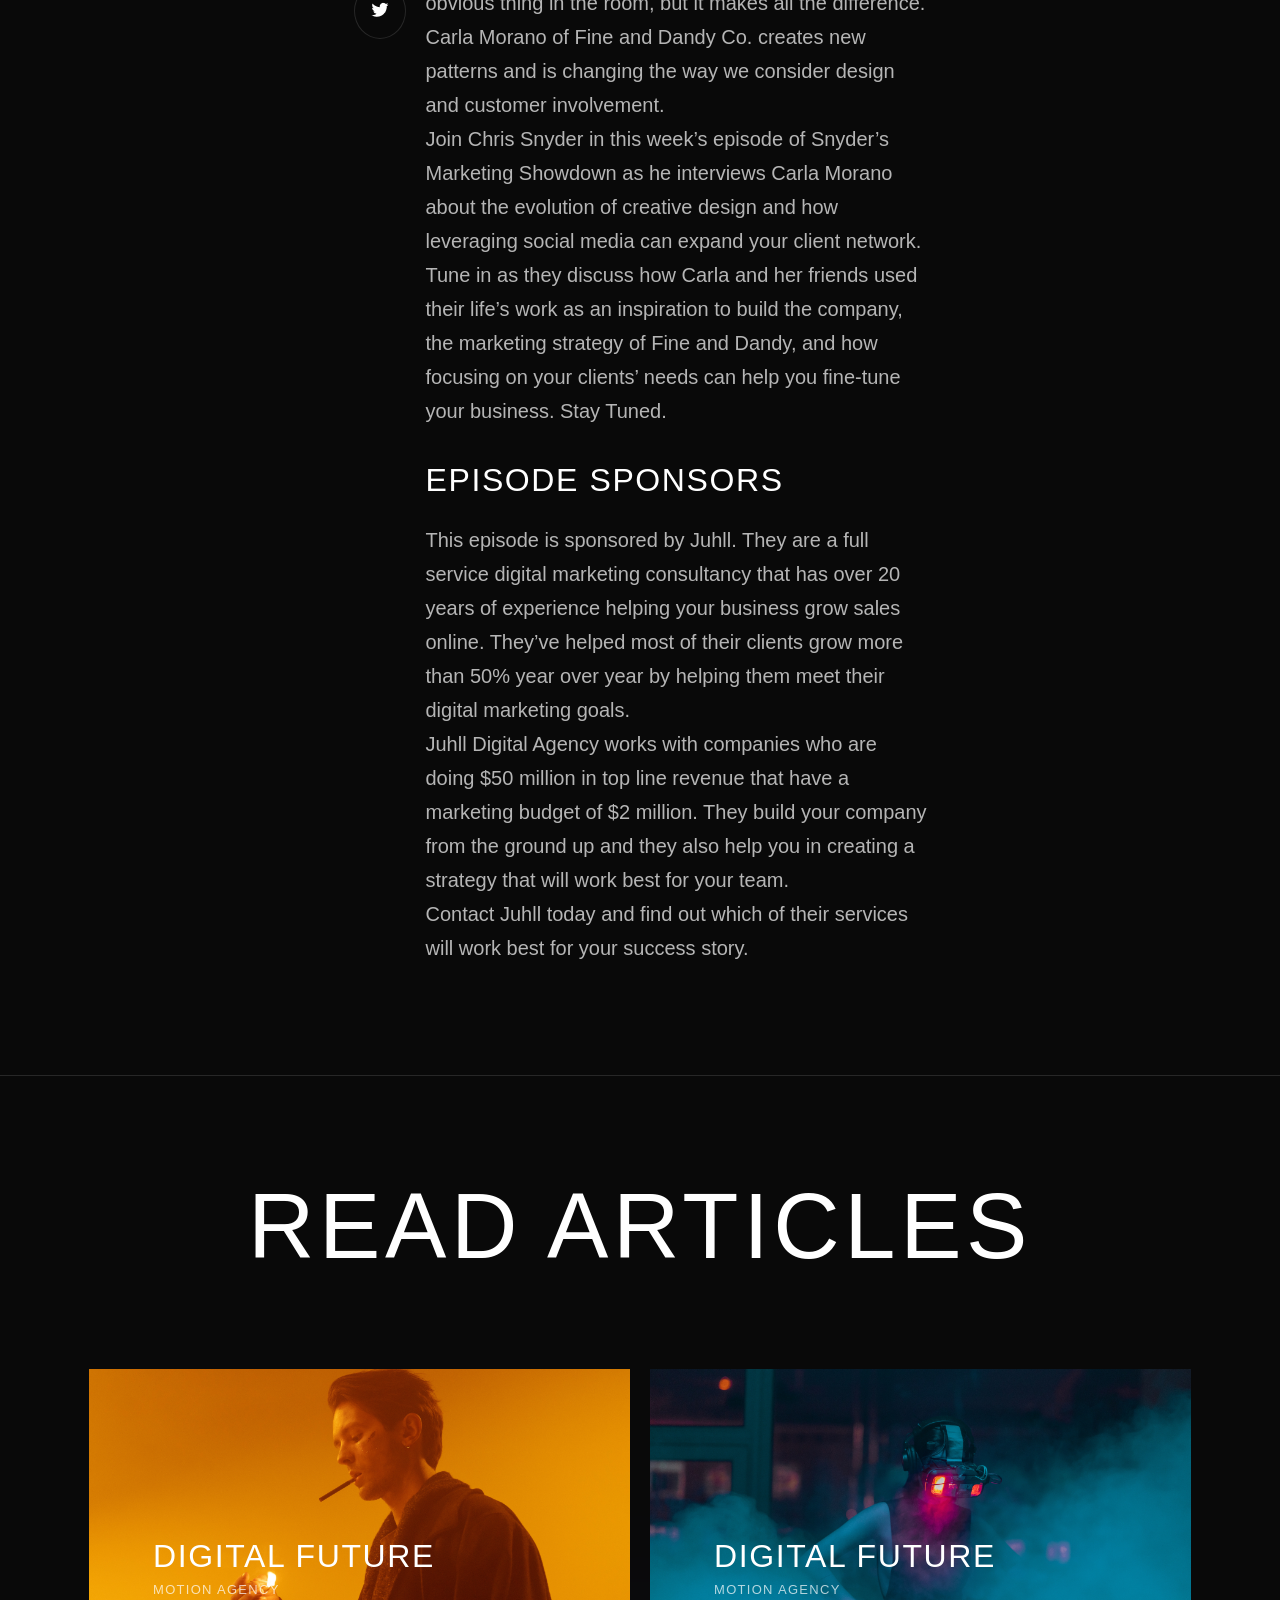
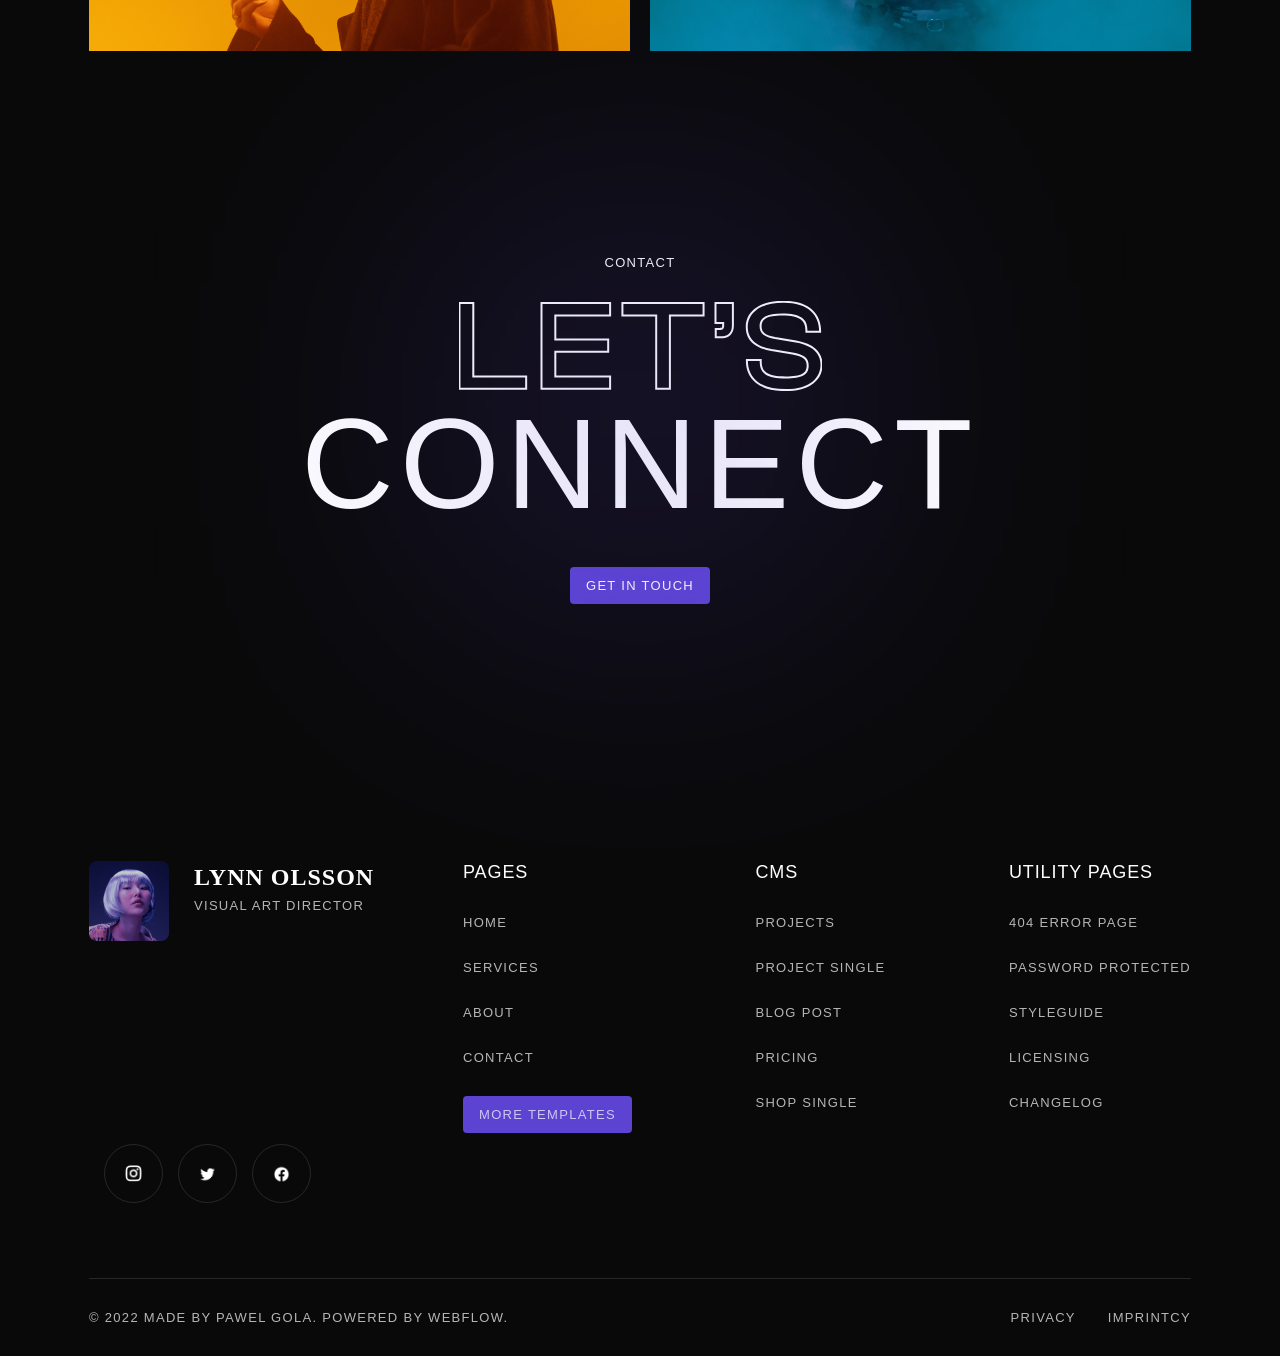
<file: blog/article/index.html>
<!DOCTYPE html>
<html>
	<head>
		<meta charset="utf-8">
		<title></title>
		
		<link href="../../css/reset.css" rel="stylesheet"/>
		<link href="../../css/setka.css" rel="stylesheet"/>
		<link href="../../css/main.css" rel="stylesheet"/>
		
	</head>
	<body>
		
		<nav class="nav">
			<div class="container">
				<div class="row justify__content__between">
					<div class="nav__logo col-auto">
						<img src="../../img/Logo.svg"/>
					</div>
					<div class="nav__menu col-auto">
						<ul class="nav__list">
							<li class="nav__item"><a class="nav__item__link" href="#">Projects</a></li>
							<li class="nav__item"><a class="nav__item__link" href="#">Services</a></li>
							<li class="nav__item"><a class="nav__item__link" href="#">About</a></li>
							<li class="nav__item"><a class="nav__item__link" href="#">Blog</a></li>
							<li class="nav__item"><a class="nav__item__link" href="#">Pricing</a></li>
							<li class="nav__item"><a class="nav__item__link" href="#">Contact</a></li>
							<li class="nav__item"><a class="nav__item__btn" href="#">GEt in touch</a></li>
						</ul>
					</div>
				</div>
			</div>
		</nav>
		
		

			
		
		<section class="article">
			<div class="container">
				<div class="row justify__content__center">
					
					<div class="col-5 article__5">
						
						<span class="article__type">ART DIRECTION</span><br>
						
						<h2 class="article__title">The Future of Visual Design</h2>
						
						<div class="row justify__content__around article__row">
							
							<div class="col-auto">
								<p class="article__datatitle">DATE</p>
								<data class="article__data">May 7, 2020</data>
							</div>
							
							<div class="col-auto">
								<p class="article__timetitle">READ TIME</p>
								<p class="article__time">2 MIN</p>
							</div>
							
						</div>
						
					</div>
					
					<div class="col-12">
						<img class="article__img" src="../../img/1.png" />
					</div>
					
					<div class="row justify__content__center article__block">
						
						<div class="col-auto">
							<a class="article__soc" href="#"><img src="../../img/soc/ri_facebook-circle-fill.png"/></a><br>
							<a class="article__soc" href="#"><img src="../../img/soc/ri_instagram-line.png"/></a><br>
							<a class="article__soc" href="#"><img src="../../img/soc/ri_twitter-fill.png"/></a><br>
						</div>
						
						<div class="col-6">
							
							<h3 class="article__subtitle">What makes a room pop?</h3> 
							
							<p class="article__txt">Is it the throw pillows? The carpet? Furniture? Often it’s something much simpler: the wallpaper. It isn’t the most obvious thing in the room, but it makes all the difference. Carla Morano of Fine and Dandy Co. creates new patterns and is changing the way we consider design and customer involvement. <br>

Join Chris Snyder in this week’s episode of Snyder’s Marketing Showdown as he interviews Carla Morano about the evolution of creative design and how leveraging social media can expand your client network. Tune in as they discuss how Carla and her friends used their life’s work as an inspiration to build the company, the marketing strategy of Fine and Dandy, and how focusing on your clients’ needs can help you fine-tune your business. Stay Tuned.</p>

<h3 class="article__subtitle">Episode Sponsors</h3>

<p class="article__txt">This episode is sponsored by Juhll. They are a full service digital marketing consultancy that has over 20 years of experience helping your business grow sales online. They’ve helped most of their clients grow more than 50% year over year by helping them meet their digital marketing goals.
<br>
Juhll Digital Agency works with companies who are doing $50 million in top line revenue that have a marketing budget of $2 million. They build your company from the ground up and they also help you in creating a strategy that will work best for your team.<br>

Contact Juhll today and find out which of their services will work best for your success story.</p>
							
						</div>
						
					</div>
					
					
				</div>
			</div>
		</section>	
			
			
			
			<section class="title__block">
			<div class="row justify__content__center">
				<h2 class="title2">READ ARTICLES</h2>
			</div>
		</section>
		
		
		<section class="proect__section">
			<div class="container">
				<div class="row">
					<a href="index.html" class="col-6 proects__item">
						<img class="proect__img" src="../../img/3.png"/>
						<div class="proect__block">
							<h2 class="proect__title">Digital Future</h2>
							<h3 class="proect__subtitle">Motion Agency</h3>
						</div>
					</a>
					<a href="index.html" class="col-6 proects__item">
						<img class="proect__img" src="../../img/2.png"/>
						<div class="proect__block">
							<h2 class="proect__title">Digital Future</h2>
							<h3 class="proect__subtitle">Motion Agency</h3>
						</div>
					</a>
				</div>
			</div>
		</section>
			
				
<section class="contact">
			<div class="container">
				<div class="row justify__content__center">
					<div class="col-auto contact__block">
						
						<span class="contact__title">Contact</span><br>
						<img class="contact__img" src="../../img/Lets.svg"/>
						<p class="contact__connect">Connect</p>
						<a class="contact__btn" href="#">GEt in touch</a>
						
					</div>
				</div>
			</div>
		</section>		
		
	
<footer class="footer">
  <div class="container">
    <div class="row">

      <div class="col-4 footer__logo">
        <div class=" footer__name">
          <div class="footer__logo__img">
            <img src="../../img/ImageWrapper.png" alt="">
          </div>
          <div class="footer__logo__text">
            <div class="footer__title">Lynn Olsson</div>
            <div class="footer__subtitle">Visual ARt Director</div>
          </div>
        </div>
        <div class="footer__icons">
          <div class="footer__icons__item"><img src="../../img/soc/ri_instagram-line.png" alt=""></div>
          <div class="footer__icons__item"><img src="../../img/soc/ri_twitter-fill.png" alt=""></div>
          <div class="footer__icons__item"><img src="../../img/soc/ri_facebook-circle-fill.png" alt=""></div>
        </div>
      </div>


      <div class="col-8 footer__menu">
        <ul class="footer__pages">
          <li class="footer__link link_head">Pages</li>
          <li class="footer__link"><a href="">Home</a></li>
          <li class="footer__link"><a href="">services</a></li>
          <li class="footer__link"><a href="">About</a></li>
          <li class="footer__link"><a href="">Contact</a></li>
          <li class="footer__link footer__btn"><a href="">More Templates</a></li>
        </ul>

        <ul class="footer__cms">
          <li class="footer__link link_head">CMS</li>
          <li class="footer__link"><a href="">Projects</a></li>
          <li class="footer__link"><a href="">Project Single</a></li>
          <li class="footer__link"><a href="">Blog Post</a></li>
          <li class="footer__link"><a href="">Pricing</a></li>
          <li class="footer__link"><a href="">Shop Single</a></li>
        </ul>


        <ul class="footer__cms">
          <li class="footer__link link_head">Utility Pages</li>
          <li class="footer__link"><a href="">404 Error Page</a></li>
          <li class="footer__link"><a href="">Password Protected</a></li>
          <li class="footer__link"><a href="">Styleguide</a></li>
          <li class="footer__link"><a href="">Licensing</a></li>
          <li class="footer__link"><a href="">Changelog</a></li>
        </ul>
    </div>
  </div>

    <div class="row">
      <div class="col-12">
        <div class="footer_coop">
          <p>© 2022 Made by Pawel Gola. Powered by Webflow.</p>
            <div class="footer__c">
              <p class="footer__c_p">Privacy</p>
              <p class="footer__c_p">Imprintcy</p>
            </div>
        </div>
        
        
      </div>
    </div>
  </div>

</footer>	
		
		
		
		
		
		
				
		
		
	</body>
</html>
</file>
<file: css/setka.css>
.container {
	width: 100%;
	padding-right: 15px;
	padding-left: 15px;
	margin: 0 auto;
	box-sizing: border-box;
}


.row {
	display: flex; /*подключение флексов*/
	flex-wrap: wrap; /*чтобы блоки уходили друг под друга при достижение 100%*/
	display: -webkit-flex; /*флексы для адаптации на мобильном*/
	display: -ms-flex; /*флексы для адаптации на мобильном*/
	
}

.justify__content__center {
	justify-content: center;
}

.justify__content__between {
	justify-content: space-between;
}

.justify__content__around {
	justify-content: space-around;
}

.align__items__center {
	align-items: center;
}



.col-1, .col-2, .col-3, .col-3-9, .col-4, .col-5, .col-6, .col-7, .col-8, .col-9, .col-10, .col-11, .col-12 {
	width: 100%;
	box-sizing: border-box;
	padding-left: 10px;
	padding-right: 10px;
}

.col-auto {
	box-sizing: border-box;
	padding-left: 10px;
	padding-right: 10px;
}

img {
	object-fit: cover;
	width: 100%;
	height: auto;
}


@media (min-width: 576px) {
	.container {
		max-width: 90%;
	}
}

@media (min-width: 771px) {
	.container {
		max-width: 90%;
	}
	
	
}

@media (min-width: 992px) {
	.container {
		max-width: 90%;
	}
	
	.col-1 {
		flex: 0 0 8.333333%; /*flex-basis 0 flex-grow 0 и размер блока*/
		max-width: 8.333333%;
	}
	
	.col-2 {
		flex: 0 0 16.666667%; /*flex-basis 0 flex-grow 0 и размер блока*/
		max-width: 16.666667%;
	}
	
	.col-3 {
		flex: 0 0 25%; /*flex-basis 0 flex-grow 0 и размер блока*/
		max-width: 25%;
	}
	
	.col-3-9 {
		flex: 0 0 32%; /*flex-basis 0 flex-grow 0 и размер блока*/
		max-width: 32%;
	}
	
	.col-4 {
		flex: 0 0 33.333333%; /*flex-basis 0 flex-grow 0 и размер блока*/
		max-width: 33.333333%;
	}
	
	.col-5 {
		flex: 0 0 41.666667%; /*flex-basis 0 flex-grow 0 и размер блока*/
		max-width: 41.666667%;
	}
	
	.col-6 {
		flex: 0 0 50%; /*flex-basis 0 flex-grow 0 и размер блока*/
		max-width: 50%;
	}
	
	.col-7 {
		flex: 0 0 58.333333%; /*flex-basis 0 flex-grow 0 и размер блока*/
		max-width: 58.333333%;
	}
	
	.col-8 {
		flex: 0 0 66.666667%; /*flex-basis 0 flex-grow 0 и размер блока*/
		max-width: 66.666667%;
	}
	.col-9 {
		flex: 0 0 75%; /*flex-basis 0 flex-grow 0 и размер блока*/
		max-width: 75%;
	}
	.col-10 {
		flex: 0 0 83.333333%; /*flex-basis 0 flex-grow 0 и размер блока*/
		max-width: 83.333333%;
	}
	
	.col-11 {
		flex: 0 0 91.666667%; /*flex-basis 0 flex-grow 0 и размер блока*/
		max-width: 91.666667%;
	}
	
	.col-12 {
		flex: 0 0 100%; /*flex-basis 0 flex-grow 0 и размер блока*/
		max-width: 100%;
	}
	
	
	
}

@media (min-width: 1200px) {
	.container {
		max-width: 90%;
	}
}
</file>
<file: css/main.css>
@import url('https://fonts.cdnfonts.com/css/clash-display');
@import url('https://fonts.cdnfonts.com/css/satoshi');
@import url('https://fonts.cdnfonts.com/css/syne');

body {
	background: #090909;
	font-style: normal;
	font-weight: 300;
	color: #ffffff;
	font-family: 'Clash Display', sans-serif;
}


.nav {
	padding-top: 32px;
	padding-bottom: 32px;
	border-bottom: 1px solid rgba(255, 255, 255, 0.12);
}
.nav__logo {
	padding-right: 10px;
	vertical-align: middle;
}
.nav__logo img {
	width: 107.96px;
	height: 14.83px;
}
.nav__menu {
	padding-left: 10px;
	vertical-align: middle;
}
.nav__item { /*тег li*/
	display: inline-block;
	margin-left: 32px;
}
.nav__item__link, .nav__item__btn  {
	font-weight: 500;
	font-size: 13px;
	line-height: 100%;
	letter-spacing: 0.1em;
	text-transform: uppercase;
	color: #ffffffff;
}
.nav__item__btn {
	background: #5C43D2;
	border-radius: 4px;
	padding: 12px 16px;
}



.grid {
	margin-top: 64px;
}
.grid__img {
	width: 100%;
	height: auto;
}



.header {
	background: url('../img/fon.png') no-repeat;
	background-position: center;
	background-size: cover;
	height: 1200px;
	padding-top: 40px;
	position: relative;
}
.header__absolute {
	position: absolute;
	bottom: 0px;
}
.header__img {
	width: 80px;
	height: 80px;
}
.header__title {
	font-family: 'Syne', sans-serif;
	font-weight: 700;
	font-size: 24px;
	line-height: 140%;
	letter-spacing: 1px;
	text-transform: uppercase;
	color: #FFFFFF;
	margin-bottom: 4px;
}
.header__subtitle {
	font-weight: 500;
	font-size: 13px;
	line-height: 100%;
	letter-spacing: 0.1em;
	text-transform: uppercase;
	color: rgba(255, 255, 255, 0.7);
}
.header__text {
	font-style: normal;
	font-weight: 500;
	font-size: 80px;
	line-height: 130%;
	letter-spacing: 0.05em;
	color: #FFFFFF;
	margin-top: 32px;
}


.clients {
	padding-top: 160px;
}
.clients__title {
	font-style: normal;
	font-weight: 500;
	font-size: 13px;
	line-height: 100%;
	text-align: right;
	letter-spacing: 0.1em;
	text-transform: uppercase;
	color: #FFFFFF;
}
.clients__img {
	width: auto;
	height: auto;
}



.services {
	margin-top: 192px;
}
.title {
	font-weight: 500;
	font-size: 80px;
	line-height: 110%;
	letter-spacing: 0.05em;
	text-transform: uppercase;
	margin-bottom: 32px;
}
.title__link {
	font-weight: 500;
	font-size: 13px;
	line-height: 100%;
	letter-spacing: 0.1em;
	text-transform: uppercase;
	color: #FFFFFF;
	text-decoration-line: underline;
}
.services__title {
	font-weight: 500;
	font-size: 32px;
	line-height: 140%;
	letter-spacing: 0.05em;
	text-transform: uppercase;
	margin-bottom: 8px;
}
.services__txt {
	font-family: 'Satoshi', sans-serif;
	font-weight: 300;
	font-size: 20px;
	line-height: 170%;
	color: rgba(255, 255, 255, 0.7);
}
.services__item {
	margin-bottom: 96px;
	position: relative;
	padding-left: 91px;
}

.services__item::before {
	content: "";
	display: inline-block;
	position: absolute;
	height: 61px;
	width: 60px;
	left: 0px;
	background-repeat: no-repeat;
}

.services__item:nth-child(1)::before {
	background-image: url('../img/services/1.svg');
}
.services__item:nth-child(2)::before {
	background-image: url('../img/services/2.svg');
}
.services__item:nth-child(3)::before {
	background-image: url('../img/services/3.svg');
}
.services__item:nth-child(4)::before {
	background-image: url('../img/services/4.svg');
}



.proect {
	margin-top: 162px;
}
.proect__img {
	width: 100%;
	object-fit: cover;
	position: relative;
	z-index: 1;
}
.proect__title {
	font-weight: 500;
	font-size: 32px;
	line-height: 140%;
	letter-spacing: 0.05em;
	text-transform: uppercase;
	color: #FFFFFF;
	margin-bottom: 4px;
}
.proect__subtitle {
	font-weight: 500;
	font-size: 13px;
	line-height: 100%;
	letter-spacing: 0.1em;
	text-transform: uppercase;
	color: rgba(255, 255, 255, 0.7);
}

.proect__item {
	margin-bottom: 32px;
	padding-left: 10px;
	padding-right: 10px;
	box-sizing: border-box;
}

.proect__item:nth-child(1) {
	flex: 0 0 100%; /*flex-basis 0 flex-grow 0 и размер блока*/
	max-width: 100%;
}

.proect__item:nth-child(2), .proect__item:nth-child(3) {
	flex: 0 0 50%; /*flex-basis 0 flex-grow 0 и размер блока*/
	max-width: 50%;
}

.proect__block {
	margin-top: -120px;
	position: absolute;
	z-index: 2;
	padding-left: 64px;
}
.proect__link {
	font-weight: 500;
	font-size: 13px;
	line-height: 100%;
	letter-spacing: 0.1em;
	text-transform: uppercase;
	color: #FFFFFF;
	display: inline-block;
	text-decoration-line: underline;
	margin-top: 64px;
}


.client {
	margin-top: 192px;
}
.client__row {
	margin-top: 64px;
}
.client__item {
	margin-bottom: 32px;
}
.client__block {
	border: 1px solid rgba(255, 255, 255, 0.12);
	padding: 48px;
	box-sizing: border-box;
}
.client__img {
	width: auto;
	height: auto;
	margin-bottom: 32px;
}
.client__title {
	font-family: 'Syne', sans-serif;
	font-weight: 700;
	font-size: 24px;
	line-height: 140%;
	letter-spacing: 1px;
	text-transform: uppercase;
	color: #FFFFFF;
	margin-bottom: 16px;
}
.client__txt {
	font-family: 'Satoshi', sans-serif;
	font-style: normal;
	font-weight: 300;
	font-size: 18px;
	line-height: 170%;
	color: rgba(255, 255, 255, 0.7);
	margin-bottom: 32px;
}
.client__autor {
	font-weight: 500;
	font-size: 18px;
	line-height: 130%;
	letter-spacing: 0.05em;
	text-transform: uppercase;
	color: #FFFFFF;
	margin-bottom: 4px;
}
.client__post {
	font-weight: 500;
	font-size: 13px;
	line-height: 100%;
	letter-spacing: 0.1em;
	text-transform: uppercase;
	color: rgba(255, 255, 255, 0.7);
}
.client__item:nth-child(4), .client__item:nth-child(6) {
	margin-top: -45px;
}


.motion {
margin-bottom: 300px;
margin-top: 160px;
}
.motion__title {
  font-weight: 500;
  font-size: 80px;
  line-height: 110%;
  letter-spacing: 0.05em;
  text-transform: uppercase;
}
.motion__item:first-child{
  padding-top: 0;
}
.motion__item {
  position: relative;
  display: flex;
  justify-content: space-between;
  align-items: center;
  border-bottom: 1px solid rgba(255, 255, 255, 0.12);
  padding-top: 56px;
  padding-bottom: 56px;
  padding-left: 82px;
}

.motion__item:last-child {
	border-bottom: none;
}

/* .motion__img{
  width: 50px;
  height: auto;
} */
.motion__text {
  font-family: 'Syne';
  font-style: normal;
  font-weight: 700;
  font-size: 24px;
  line-height: 140%;
  letter-spacing: 1px;
  text-transform: uppercase;
}
.motion__item::before {
  position: absolute;
  content: "";
  width: 50px;
  height: 66px;
  left: 0;
  background-repeat: no-repeat;
  margin-top: 5px;
}
.motion__item:nth-child(1)::before{
  background-image: url(../img/motion/1.svg);
}
.motion__item:nth-child(2)::before{
  background-image: url(../img/motion/2.svg);
}
.motion__item:nth-child(3)::before{
  background-image: url(../img/motion/3.svg);
}
.motion__item:nth-child(4)::before{
  background-image: url(../img/motion/4.svg);
}

.contact {
	
}

.contact__block {
	text-align: center;
	position: relative;
}
.contact__block::before {
	background: #5C43D2;
	opacity: 0.4;
	filter: blur(150px);
	position: absolute;
	width: 300px;
	height: 300px;
	content: "";
	left: 0;
    right: 0;
    margin: auto;
}
.contact__title, .contact__btn {
	font-weight: 500;
	font-size: 13px;
	line-height: 100%;
	letter-spacing: 0.1em;
	text-transform: uppercase;
	color: #FFFFFF;
	margin-bottom: 32px;
	display: inline-block;
}
.contact__img {
	width: auto;
	height: auto;
}
.contact__connect {
	font-weight: 500;
	font-size: 128px;
	line-height: 110%;
	text-align: center;
	letter-spacing: 0.05em;
	text-transform: uppercase;
	color: #FFFFFF;
	margin-bottom: 32px;
}
.contact__btn {
	background: #5C43D2;
	border-radius: 4px;
	padding: 12px 16px;
}



.footer{
margin-top: 225px;
}
.footer__menu {
  display: flex;
  justify-content: space-between;
}
.footer__name{
  display: flex;
}
.footer__logo {
margin-bottom: 75px;
}
.footer__logo__img {
  width: 80px;
  padding-right: 25px;
}

.footer__title {
  font-family: 'Syne';
  font-style: normal;
  font-weight: 700;
  font-size: 24px;
  line-height: 140%;
  letter-spacing: 1px;
  text-transform: uppercase;
  }
.footer__subtitle {
  font-weight: 500;
  font-size: 13px;
  line-height: 100%;
  letter-spacing: 0.1em;
  text-transform: uppercase;
  color: rgba(255, 255, 255, 0.7);
  margin-top: 4px;
}

.footer__link {
  padding-top: 32px;
  font-weight: 500;
  font-size: 13px;
  line-height: 100%;
  letter-spacing: 0.1em;
  text-transform: uppercase;
  color: #fff;
}
.footer__link a{
  color: rgba(255, 255, 255, 0.7);
}
.footer__btn {
 background: #5C43D2;
 padding: 12px 16px;
 border-radius: 4px;
 display: inline-block;
	margin-top: 32px;
}

.link_head {
  padding-top: 0;
  font-weight: 500;
  font-size: 18px;
  line-height: 130%;
  letter-spacing: 0.05em;
  text-transform: uppercase;
  }

.footer__icons {
  display: flex;
  padding-top: 200px;
}
.footer__icons__item {
  padding: 20px 20px;
  border: 1px solid rgba(255, 255, 255, 0.12);
  border-radius: 50%;
  width: 17px;
  height: 17px;
  margin-left: 15px;
}
.footer_coop {
  padding-top: 32px;
  padding-bottom: 32px;
  display: flex;
  justify-content: space-between;
  border-top: 1px solid rgba(255, 255, 255, 0.12);
  
  font-weight: 500;
  font-size: 13px;
  line-height: 100%;
  letter-spacing: 0.1em;
  text-transform: uppercase;
  color: rgba(255, 255, 255, 0.7);
}
.footer__c{
  display: flex;
}
.footer__c_p{
  margin-left: 32px;

}




.title__block {
	margin-top: 100px;
}
.title2 {
	font-weight: 500;
    font-size: 92px;
    line-height: 110%;
    text-align: center;
    letter-spacing: 0.05em;
    text-transform: uppercase;
    color: #FFFFFF;
    margin-bottom: 32px;
}

.proect__section {
	margin-top: 60px;
	margin-bottom: 170px;
}
.proects__item {
	margin-bottom: 30px;
}


.article {
	margin-top: 100px;
	padding-bottom: 70px;
	border-bottom: 1px solid rgba(255, 255, 255, 0.12);
}
.article__type {
	font-weight: 500;
	font-size: 13px;
	line-height: 100%;
	letter-spacing: 0.1em;
	text-transform: uppercase;
	color: #FFFFFF;
	border: 1px solid #FFFFFF;
	padding: 12px 16px;
	display: inline-block;
	margin-bottom: 30px;
}
.article__title {
	font-weight: 500;
	font-size: 60px;
	line-height: 110%;
	letter-spacing: 0.05em;
	text-transform: uppercase;
	color: #FFFFFF;
	margin-bottom: 40px;
}
.article__5 {
	text-align: center;
}
.article__row {
	margin-bottom: 50px;
}
.article__datatitle, .article__timetitle {
	font-weight: 500;
	font-size: 13px;
	line-height: 100%;
	letter-spacing: 0.1em;
	text-transform: uppercase;
	color: rgba(255, 255, 255, 0.7);
	margin-bottom: 4px;
}
.article__data , .article__time {
	font-weight: 500;
	font-size: 18px;
	line-height: 130%;
	letter-spacing: 0.05em;
	text-transform: uppercase;
	color: #FFFFFF;

}
.article__img {
	width: 100%;
	height: 800px;
	object-fit: cover;
}
.article__block {
	margin: 40px;
}
.article__block .col-auto {
	margin-top: 35px;
}
.article__soc {
	display: inline-block;
	border-radius: 50%;
	margin-bottom: 8px;
	border: 1px solid rgba(255, 255, 255, 0.12);
	padding: 15px;
}
.article__subtitle {
	font-weight: 500;
	font-size: 32px;
	line-height: 140%;
	letter-spacing: 0.05em;
	text-transform: uppercase;
	color: #FFFFFF;
	margin-bottom: 20px;
	margin-top: 30px;
}
.article__txt {
	font-family: 'Satoshi', sans-serif;
	font-style: normal;
	font-weight: 300;
	font-size: 20px;
	line-height: 170%;
	color: rgba(255, 255, 255, 0.7);
}



.project {
	margin-top: 60px;
	margin-bottom: 150px;
}
.project__item {
	text-align: center;
	margin-bottom: 40px;
}
.project__img {
	width: 100%;
	height: 700px;	
}
.project__relative {
	position: relative;
}
.project__position {
	position: absolute;
	height: 700px;
	margin-top: -700px;
	top: 40%;
	left: 0;
	right: 0;
	bottom: 0;
	margin: auto;
}
.project__title {
	font-weight: 500;
	font-size: 128px;
	line-height: 110%;
	text-align: center;
	letter-spacing: 0.05em;
	text-transform: uppercase;
	color: #FFFFFF;
	margin-bottom: 30px;

}
.project__btn {
	font-weight: 500;
	font-size: 10px;
	line-height: 100%;
	letter-spacing: 0.1em;
	text-transform: uppercase;
	color: #FFFFFF;
	border: 1px solid #FFFFFF;
	padding: 30px 11px;
	border-radius: 50%;
	background-color: rgba(255, 255, 255, 0.3);
}

.article__project {
	margin-top: 100px;
}
.header__project {
	margin-top: 20px;
}
.header__image {
	margin-bottom: 70px;
}



.portfolio__project {
	margin-bottom: 150px;
}
.portfolio__img {
	width: 100%;
	height: 600px;
	object-fit: cover;
	margin-bottom: 30px; 
}


.contact {
	margin-top: 100px;
}
.form__label, .form__btn {
	padding-top: 32px;
    font-weight: 500;
    font-size: 13px;
    line-height: 100%;
    letter-spacing: 0.1em;
    text-transform: uppercase;
    color: #fff;
}
.form__input, .form__texteria {
	height: 40px;
	width: 100%;
	border: 1px solid #fff;
	padding: 20px;
	background: none;
	box-sizing: border-box;
	margin-bottom: 20px;
	margin-top: 10px;
}
.form__texteria {
	height: 300px;
}
.form__btn {
	background: #5C43D2;
    padding: 12px 16px;
    border-radius: 4px;
    display: inline-block;
    margin-top: 20px;
    width: 100%;
}
</file>
